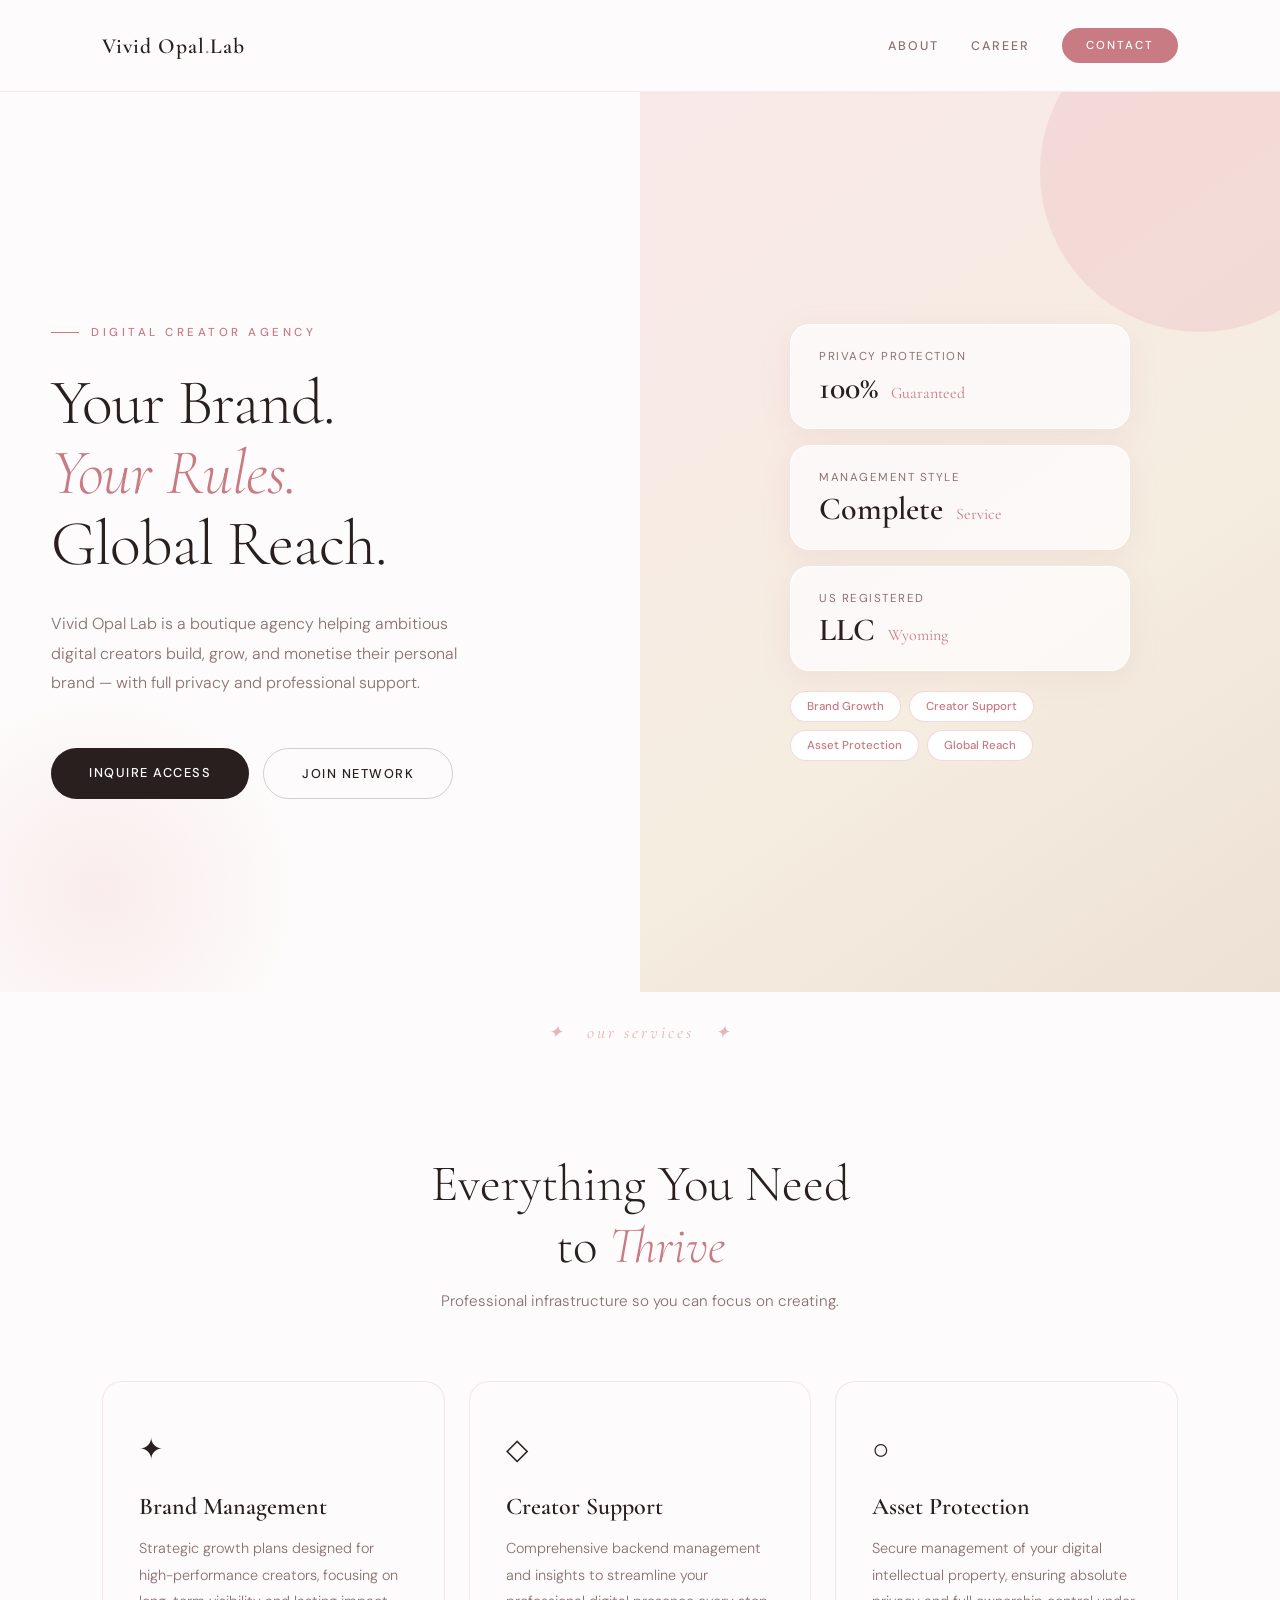
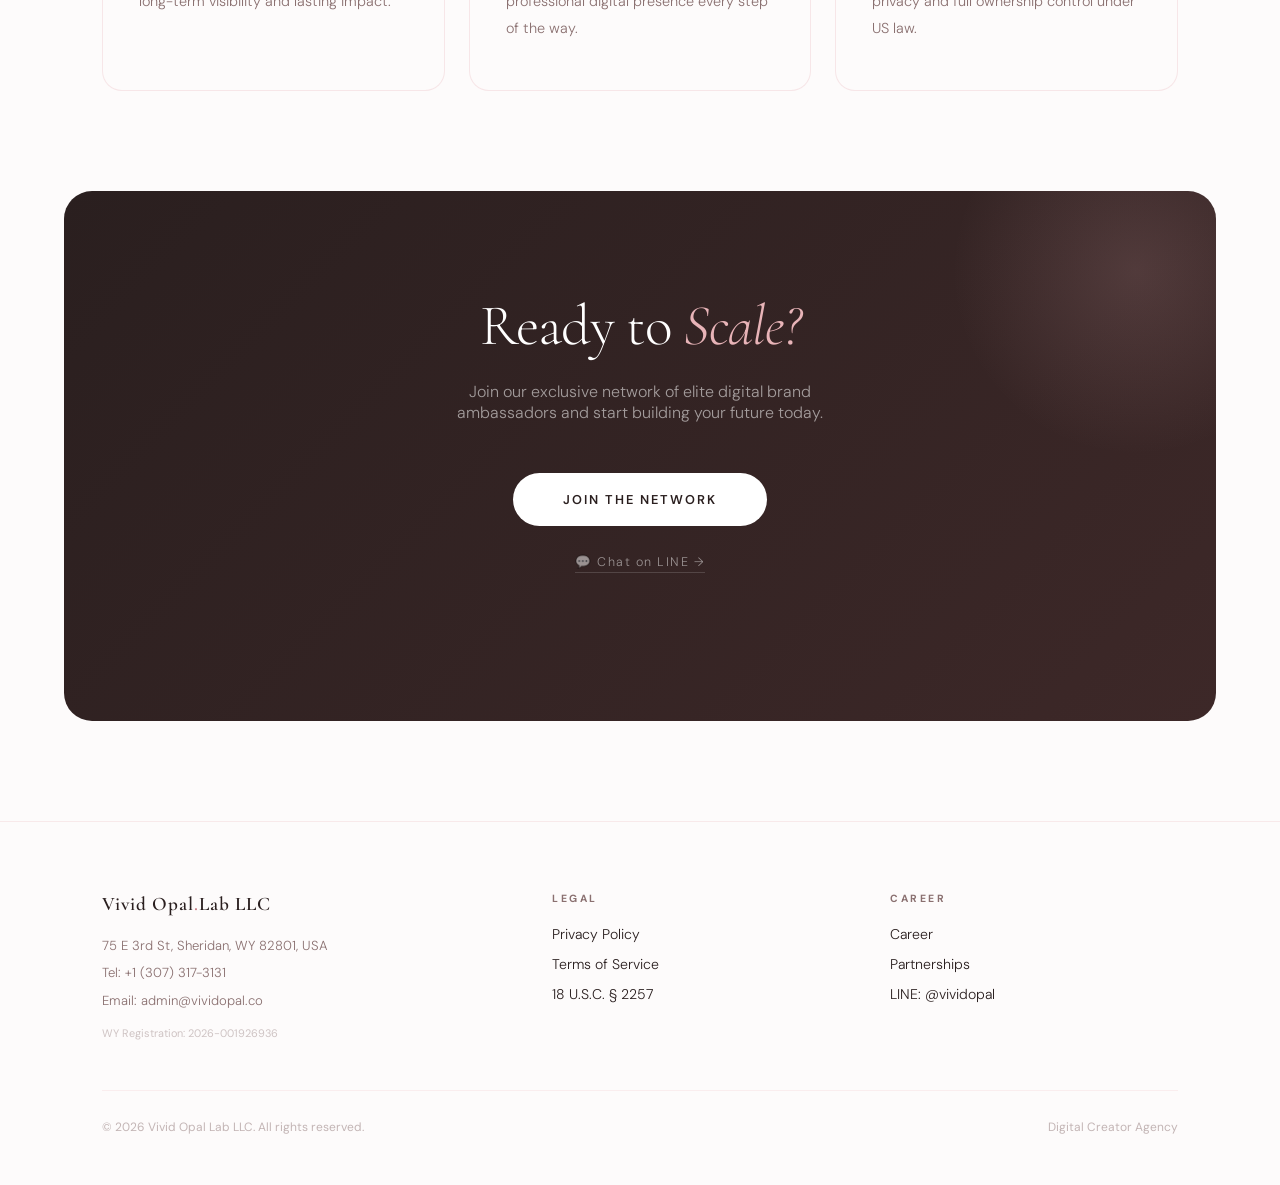
<file: index.html>
<!DOCTYPE html>
<html lang="en">
<head>
    <meta charset="UTF-8">
    <meta name="viewport" content="width=device-width, initial-scale=1.0">
    <title>Vivid Opal Lab | Digital Creator Management</title>
    <link href="https://fonts.googleapis.com/css2?family=Cormorant+Garamond:ital,wght@0,300;0,400;0,600;1,300;1,400&family=DM+Sans:wght@300;400;500;600&display=swap" rel="stylesheet">
    <style>
        :root {
            --blush: #f9e8e8;
            --rose: #e8b4b8;
            --rose-deep: #c97b84;
            --champagne: #f5ede0;
            --gold: #c9a96e;
            --dark: #2a1f1f;
            --muted: #8a7070;
            --white: #fdfbfb;
        }

        * { box-sizing: border-box; margin: 0; padding: 0; }

        body {
            font-family: 'DM Sans', sans-serif;
            background: var(--white);
            color: var(--dark);
            -webkit-font-smoothing: antialiased;
            overflow-x: hidden;
        }

        nav {
            padding: 28px 8%;
            display: flex;
            justify-content: space-between;
            align-items: center;
            position: sticky;
            top: 0;
            z-index: 1000;
            background: rgba(253,251,251,0.88);
            backdrop-filter: blur(20px);
            border-bottom: 1px solid rgba(232,180,184,0.25);
        }

        .logo {
            font-family: 'Cormorant Garamond', serif;
            font-weight: 600;
            font-size: 1.35rem;
            letter-spacing: 1px;
            text-decoration: none;
            color: var(--dark);
        }
        .logo span { color: var(--rose-deep); }

        .nav-links { display: flex; gap: 32px; align-items: center; }
        .nav-links a {
            font-size: 0.78rem;
            letter-spacing: 2px;
            text-transform: uppercase;
            text-decoration: none;
            color: var(--muted);
            transition: color 0.2s;
            font-weight: 500;
        }
        .nav-links a:hover { color: var(--rose-deep); }
        .nav-links a.contact-btn {
            background: var(--rose-deep);
            color: white;
            padding: 10px 24px;
            border-radius: 30px;
            font-size: 0.72rem;
        }
        .nav-links a.contact-btn:hover { background: var(--dark); }

        .hero {
            min-height: 100vh;
            display: grid;
            grid-template-columns: 1fr 1fr;
            overflow: hidden;
        }

        .hero-left {
            padding: 120px 8% 80px;
            display: flex;
            flex-direction: column;
            justify-content: center;
            position: relative;
        }

        .hero-left::before {
            content: '';
            position: absolute;
            bottom: -100px; left: -100px;
            width: 400px; height: 400px;
            background: radial-gradient(circle, rgba(249,232,232,0.8) 0%, transparent 70%);
            pointer-events: none;
        }

        .eyebrow {
            font-size: 0.72rem;
            letter-spacing: 3.5px;
            text-transform: uppercase;
            color: var(--rose-deep);
            margin-bottom: 28px;
            font-weight: 500;
            display: flex;
            align-items: center;
            gap: 12px;
        }
        .eyebrow::before { content: ''; width: 28px; height: 1px; background: var(--rose-deep); }

        .hero-left h1 {
            font-family: 'Cormorant Garamond', serif;
            font-size: clamp(3.2rem, 5vw, 5rem);
            font-weight: 300;
            letter-spacing: -1px;
            line-height: 1.1;
            margin-bottom: 30px;
        }
        .hero-left h1 em { font-style: italic; color: var(--rose-deep); }

        .hero-left p {
            font-size: 1rem;
            color: var(--muted);
            line-height: 1.85;
            max-width: 440px;
            margin-bottom: 50px;
            font-weight: 300;
        }

        .hero-btns { display: flex; gap: 14px; flex-wrap: wrap; }

        .btn-main {
            background: var(--dark);
            color: white;
            padding: 16px 38px;
            border-radius: 40px;
            text-decoration: none;
            font-size: 0.8rem;
            font-weight: 500;
            letter-spacing: 1.5px;
            text-transform: uppercase;
            transition: 0.25s;
            display: inline-block;
        }
        .btn-main:hover { background: var(--rose-deep); transform: translateY(-2px); }

        .btn-ghost {
            background: transparent;
            color: var(--dark);
            padding: 16px 38px;
            border-radius: 40px;
            text-decoration: none;
            font-size: 0.8rem;
            font-weight: 500;
            letter-spacing: 1.5px;
            text-transform: uppercase;
            border: 1.5px solid rgba(42,31,31,0.2);
            transition: 0.25s;
            display: inline-block;
        }
        .btn-ghost:hover { border-color: var(--rose-deep); color: var(--rose-deep); transform: translateY(-2px); }

        .hero-right {
            background: linear-gradient(145deg, var(--blush) 0%, var(--champagne) 60%, #ede0d4 100%);
            position: relative;
            display: flex;
            align-items: center;
            justify-content: center;
            padding: 60px 40px;
            overflow: hidden;
        }

        .hero-right::before {
            content: '';
            position: absolute;
            top: -80px; right: -80px;
            width: 320px; height: 320px;
            border-radius: 50%;
            background: rgba(232,180,184,0.3);
        }

        .floating-cards { position: relative; z-index: 1; width: 100%; max-width: 340px; }

        .stat-card {
            background: rgba(253,251,251,0.85);
            backdrop-filter: blur(20px);
            border: 1px solid rgba(255,255,255,0.9);
            border-radius: 20px;
            padding: 24px 28px;
            margin-bottom: 16px;
            box-shadow: 0 8px 32px rgba(201,122,132,0.1);
            transition: transform 0.3s;
        }
        .stat-card:hover { transform: translateX(6px); }

        .stat-card-label {
            font-size: 0.72rem;
            letter-spacing: 1.5px;
            text-transform: uppercase;
            color: var(--muted);
            margin-bottom: 8px;
        }

        .stat-card-val {
            font-family: 'Cormorant Garamond', serif;
            font-size: 2rem;
            font-weight: 600;
            color: var(--dark);
            line-height: 1;
        }
        .stat-card-val span { font-size: 1rem; color: var(--rose-deep); font-weight: 400; margin-left: 6px; }

        .pill-tags { display: flex; flex-wrap: wrap; gap: 8px; margin-top: 20px; }
        .pill {
            background: white;
            border: 1px solid rgba(232,180,184,0.5);
            color: var(--rose-deep);
            font-size: 0.72rem;
            padding: 7px 16px;
            border-radius: 30px;
            font-weight: 500;
        }

        .divider {
            text-align: center;
            padding: 30px 0 10px;
            font-family: 'Cormorant Garamond', serif;
            font-size: 1.1rem;
            font-style: italic;
            color: var(--rose);
            letter-spacing: 3px;
        }

        .services { padding: 100px 8%; }

        .section-header { text-align: center; margin-bottom: 70px; }
        .section-header h2 {
            font-family: 'Cormorant Garamond', serif;
            font-size: clamp(2.2rem, 4vw, 3.2rem);
            font-weight: 300;
            margin-bottom: 14px;
        }
        .section-header h2 em { font-style: italic; color: var(--rose-deep); }
        .section-header p { color: var(--muted); font-size: 0.95rem; font-weight: 300; }

        .cards-grid { display: grid; grid-template-columns: repeat(3, 1fr); gap: 24px; }

        .service-card {
            background: var(--white);
            border: 1px solid rgba(232,180,184,0.3);
            border-radius: 20px;
            padding: 48px 36px;
            transition: 0.3s;
            position: relative;
            overflow: hidden;
        }
        .service-card::before {
            content: '';
            position: absolute;
            inset: 0;
            background: linear-gradient(135deg, var(--blush), var(--champagne));
            opacity: 0;
            transition: opacity 0.3s;
        }
        .service-card:hover::before { opacity: 1; }
        .service-card:hover { border-color: var(--rose); transform: translateY(-4px); box-shadow: 0 20px 50px rgba(201,122,132,0.12); }
        .service-card > * { position: relative; z-index: 1; }

        .service-icon { font-size: 1.8rem; margin-bottom: 24px; }
        .service-card h3 {
            font-family: 'Cormorant Garamond', serif;
            font-size: 1.5rem;
            font-weight: 600;
            margin-bottom: 14px;
        }
        .service-card p { color: var(--muted); font-size: 0.9rem; line-height: 1.85; font-weight: 300; }

        .cta-band {
            background: linear-gradient(135deg, var(--dark) 0%, #3d2828 100%);
            margin: 0 5% 100px;
            border-radius: 28px;
            padding: 100px 10%;
            text-align: center;
            position: relative;
            overflow: hidden;
        }
        .cta-band::before {
            content: '';
            position: absolute;
            top: -120px; right: -120px;
            width: 400px; height: 400px;
            background: radial-gradient(circle, rgba(232,180,184,0.15), transparent 65%);
        }
        .cta-band h2 {
            font-family: 'Cormorant Garamond', serif;
            font-size: clamp(2.5rem, 4.5vw, 4rem);
            font-weight: 300;
            color: white;
            letter-spacing: -1px;
            margin-bottom: 20px;
            position: relative; z-index: 1;
        }
        .cta-band h2 em { color: var(--rose); font-style: italic; }
        .cta-band p {
            color: rgba(255,255,255,0.55);
            font-size: 1rem;
            margin-bottom: 50px;
            max-width: 440px;
            margin-left: auto; margin-right: auto;
            font-weight: 300;
            position: relative; z-index: 1;
        }
        .btn-light {
            background: white;
            color: var(--dark);
            padding: 18px 50px;
            border-radius: 40px;
            text-decoration: none;
            font-size: 0.8rem;
            font-weight: 600;
            letter-spacing: 2px;
            text-transform: uppercase;
            transition: 0.25s;
            display: inline-block;
            position: relative; z-index: 1;
        }
        .btn-light:hover { background: var(--rose); color: white; transform: translateY(-2px); }

        footer {
            padding: 70px 8% 50px;
            border-top: 1px solid rgba(232,180,184,0.25);
            display: flex;
            justify-content: space-between;
            align-items: flex-start;
            flex-wrap: wrap;
            gap: 50px;
        }
        .footer-brand-name {
            font-family: 'Cormorant Garamond', serif;
            font-size: 1.2rem;
            font-weight: 600;
            letter-spacing: 1px;
            margin-bottom: 16px;
        }
        .footer-brand-name span { color: var(--rose-deep); }
        .footer-info p { font-size: 0.82rem; color: var(--muted); line-height: 2.1; font-weight: 300; }
        .footer-reg { font-size: 0.68rem; color: rgba(138,112,112,0.4); margin-top: 12px; }
        .footer-column strong {
            font-size: 0.65rem; letter-spacing: 2.5px; text-transform: uppercase;
            color: var(--muted); display: block; margin-bottom: 20px;
        }
        .footer-column a {
            display: block; font-size: 0.88rem; color: var(--dark);
            text-decoration: none; margin-bottom: 12px; font-weight: 300; transition: color 0.2s;
        }
        .footer-column a:hover { color: var(--rose-deep); }
        .footer-bottom {
            width: 100%;
            border-top: 1px solid rgba(232,180,184,0.2);
            padding-top: 28px;
            font-size: 0.75rem;
            color: rgba(138,112,112,0.5);
            display: flex;
            justify-content: space-between;
        }

        @keyframes fadeUp {
            from { opacity: 0; transform: translateY(20px); }
            to { opacity: 1; transform: translateY(0); }
        }
        .eyebrow { animation: fadeUp 0.5s ease both; }
        .hero-left h1 { animation: fadeUp 0.5s 0.1s ease both; }
        .hero-left p { animation: fadeUp 0.5s 0.2s ease both; }
        .hero-btns { animation: fadeUp 0.5s 0.3s ease both; }
        .floating-cards { animation: fadeUp 0.6s 0.15s ease both; }

        @media (max-width: 900px) {
            .hero { grid-template-columns: 1fr; }
            .hero-right { min-height: 400px; }
            .cards-grid { grid-template-columns: 1fr; }
            .cta-band { margin: 0 4% 70px; padding: 70px 8%; }
        }
    </style>
</head>
<body>

<nav>
    <a href="index.html" class="logo">Vivid Opal<span>.</span>Lab</a>
    <div class="nav-links">
        <a href="#about">About</a>
        <a href="/th/">Career</a>
        <a href="mailto:admin@vividopal.co" class="contact-btn">Contact</a>
    </div>
</nav>

<section class="hero" id="about">
    <div class="hero-left">
        <div class="eyebrow">Digital Creator Agency</div>
        <h1>Your Brand.<br><em>Your Rules.</em><br>Global Reach.</h1>
        <p>Vivid Opal Lab is a boutique agency helping ambitious digital creators build, grow, and monetise their personal brand — with full privacy and professional support.</p>
        <div class="hero-btns">
            <a href="mailto:admin@vividopal.co" class="btn-main">Inquire Access</a>
            <a href="/th/" class="btn-ghost">Join Network</a>
        </div>
    </div>
    <div class="hero-right">
        <div class="floating-cards">
            <div class="stat-card">
                <div class="stat-card-label">Privacy Protection</div>
                <div class="stat-card-val">100% <span>Guaranteed</span></div>
            </div>
            <div class="stat-card">
                <div class="stat-card-label">Management Style</div>
                <div class="stat-card-val">Complete <span>Service</span></div>
            </div>
            <div class="stat-card">
                <div class="stat-card-label">US Registered</div>
                <div class="stat-card-val">LLC <span>Wyoming</span></div>
            </div>
            <div class="pill-tags">
                <span class="pill">Brand Growth</span>
                <span class="pill">Creator Support</span>
                <span class="pill">Asset Protection</span>
                <span class="pill">Global Reach</span>
            </div>
        </div>
    </div>
</section>

<div class="divider">✦ &nbsp; our services &nbsp; ✦</div>

<section class="services">
    <div class="section-header">
        <h2>Everything You Need<br>to <em>Thrive</em></h2>
        <p>Professional infrastructure so you can focus on creating.</p>
    </div>
    <div class="cards-grid">
        <div class="service-card">
            <div class="service-icon">✦</div>
            <h3>Brand Management</h3>
            <p>Strategic growth plans designed for high-performance creators, focusing on long-term visibility and lasting impact.</p>
        </div>
        <div class="service-card">
            <div class="service-icon">◇</div>
            <h3>Creator Support</h3>
            <p>Comprehensive backend management and insights to streamline your professional digital presence every step of the way.</p>
        </div>
        <div class="service-card">
            <div class="service-icon">○</div>
            <h3>Asset Protection</h3>
            <p>Secure management of your digital intellectual property, ensuring absolute privacy and full ownership control under US law.</p>
        </div>
    </div>
</section>

<section class="cta-band">
    <h2>Ready to <em>Scale?</em></h2>
    <p>Join our exclusive network of elite digital brand ambassadors and start building your future today.</p>
    <a href="/th/" class="btn-light">Join The Network</a>
    <p style="margin-top: 24px; position: relative; z-index: 1;">
        <a href="https://line.me/R/ti/p/@vividopal" style="color: rgba(255,255,255,0.5); font-size: 0.78rem; letter-spacing: 1.5px; text-decoration: none; border-bottom: 1px solid rgba(255,255,255,0.15); padding-bottom: 2px;" target="_blank">💬 Chat on LINE →</a>
    </p>
</section>

<footer>
    <div class="footer-info" style="flex:2; max-width:400px;">
        <div class="footer-brand-name">Vivid Opal<span>.</span>Lab LLC</div>
        <p>
            75 E 3rd St, Sheridan, WY 82801, USA<br>
            Tel: +1 (307) 317-3131<br>
            Email: admin@vividopal.co
        </p>
        <div class="footer-reg">WY Registration: 2026-001926936</div>
    </div>
    <div class="footer-column" style="flex:1; min-width:140px;">
        <strong>Legal</strong>
        <a href="privacy.html">Privacy Policy</a>
        <a href="tos.html">Terms of Service</a>
        <a href="/2257.html">18 U.S.C. § 2257</a>
    </div>
    <div class="footer-column" style="flex:1; min-width:140px;">
        <strong>Career</strong>
        <a href="/th/">Career</a>
        <a href="mailto:admin@vividopal.co">Partnerships</a>
        <a href="https://line.me/R/ti/p/@vividopal" target="_blank">LINE: @vividopal</a>
    </div>
    <div class="footer-bottom">
        <span>© 2026 Vivid Opal Lab LLC. All rights reserved.</span>
        <span>Digital Creator Agency</span>
    </div>
</footer>

</body>
</html>
</file>
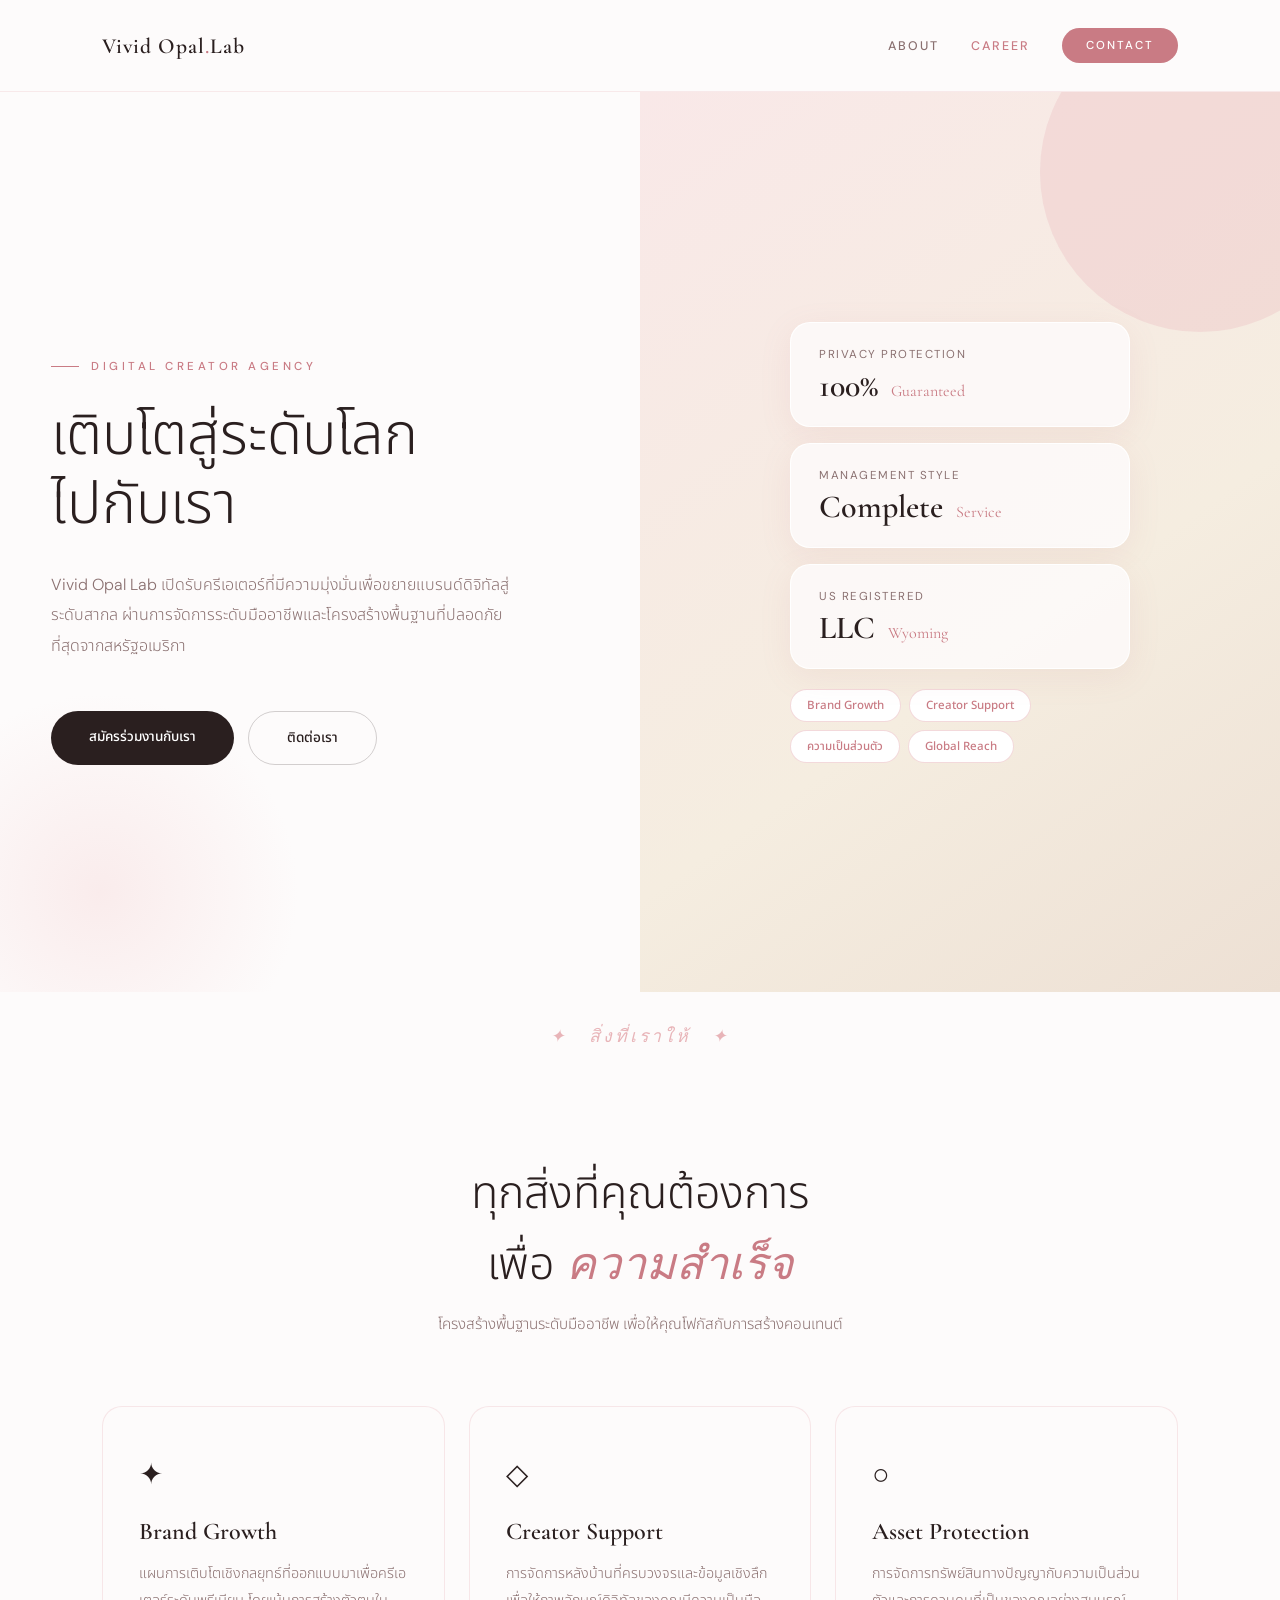
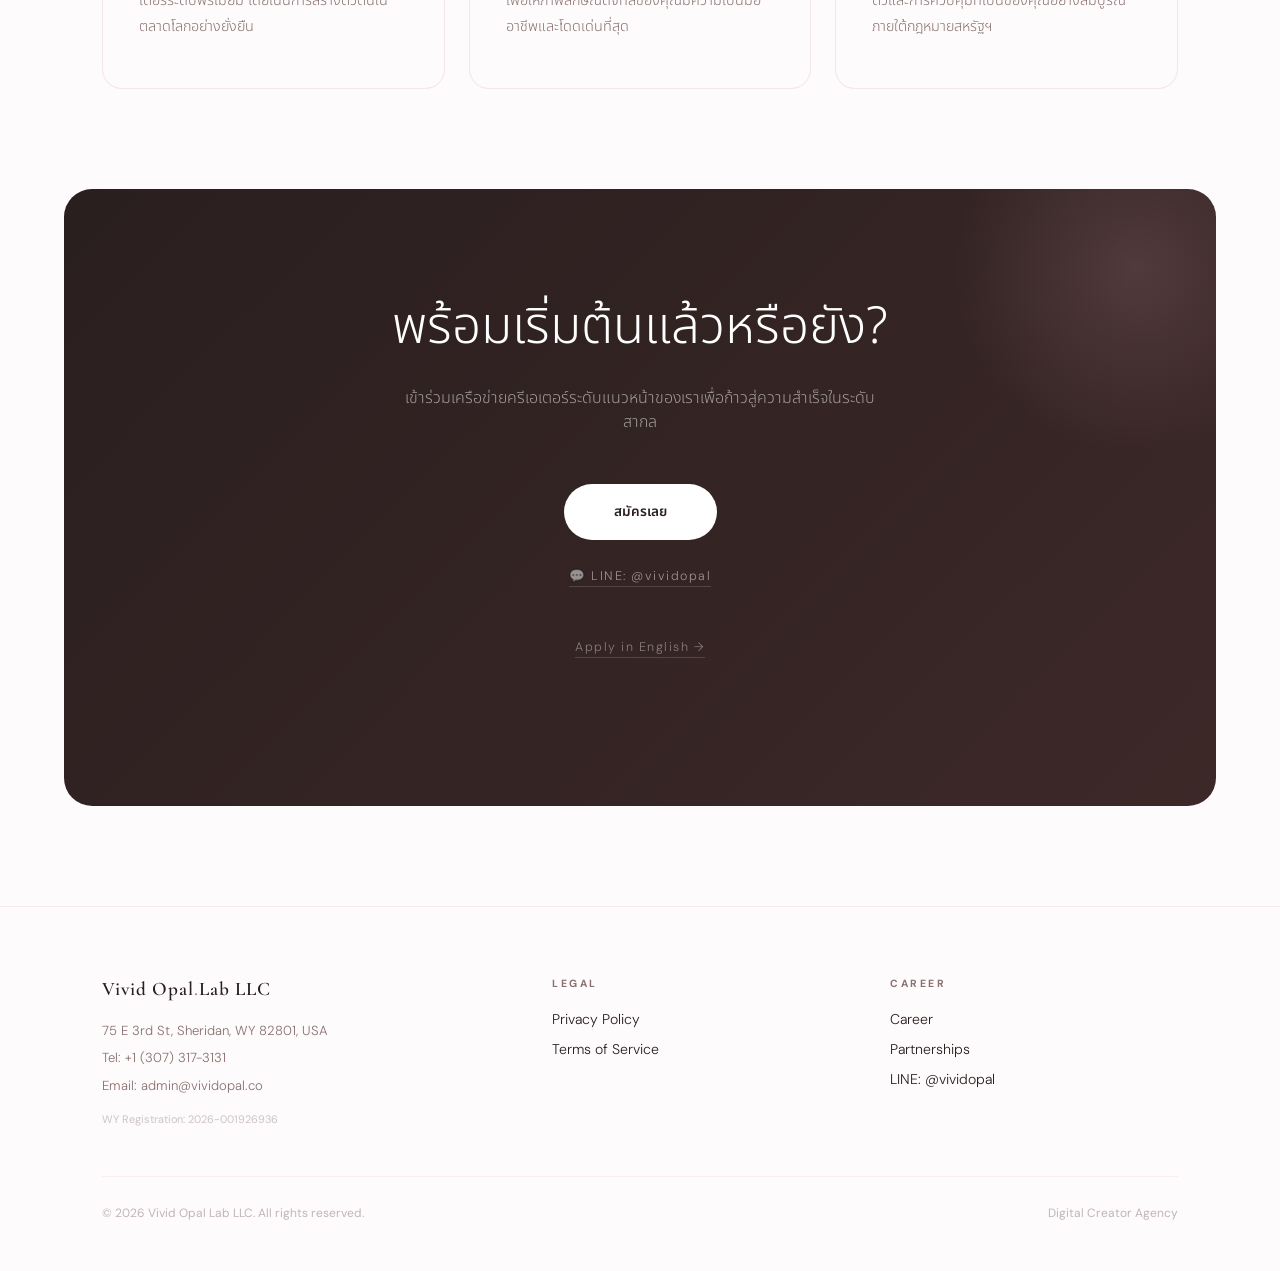
<file: th/index.html>
<!DOCTYPE html>
<html lang="th">
<head>
    <meta charset="UTF-8">
    <meta name="viewport" content="width=device-width, initial-scale=1.0">
    <title>Career | Vivid Opal Lab</title>
    <link href="https://fonts.googleapis.com/css2?family=Cormorant+Garamond:ital,wght@0,300;0,400;0,600;1,300;1,400&family=DM+Sans:wght@300;400;500;600&family=Noto+Sans+Thai:wght@300;400;600&display=swap" rel="stylesheet">
    <style>
        :root {
            --blush: #f9e8e8;
            --rose: #e8b4b8;
            --rose-deep: #c97b84;
            --champagne: #f5ede0;
            --dark: #2a1f1f;
            --muted: #8a7070;
            --white: #fdfbfb;
        }

        * { box-sizing: border-box; margin: 0; padding: 0; }

        body {
            font-family: 'DM Sans', 'Noto Sans Thai', sans-serif;
            background: var(--white);
            color: var(--dark);
            -webkit-font-smoothing: antialiased;
            overflow-x: hidden;
        }

        nav {
            padding: 28px 8%;
            display: flex;
            justify-content: space-between;
            align-items: center;
            position: sticky;
            top: 0;
            z-index: 1000;
            background: rgba(253,251,251,0.88);
            backdrop-filter: blur(20px);
            border-bottom: 1px solid rgba(232,180,184,0.25);
        }

        .logo {
            font-family: 'Cormorant Garamond', serif;
            font-weight: 600;
            font-size: 1.35rem;
            letter-spacing: 1px;
            text-decoration: none;
            color: var(--dark);
        }
        .logo span { color: var(--rose-deep); }

        .nav-links { display: flex; gap: 32px; align-items: center; }
        .nav-links a {
            font-size: 0.78rem;
            letter-spacing: 2px;
            text-transform: uppercase;
            text-decoration: none;
            color: var(--muted);
            transition: color 0.2s;
            font-weight: 500;
        }
        .nav-links a:hover { color: var(--rose-deep); }
        .nav-links a.active { color: var(--rose-deep); }
        .nav-links a.contact-btn {
            background: var(--rose-deep);
            color: white;
            padding: 10px 24px;
            border-radius: 30px;
            font-size: 0.72rem;
        }
        .nav-links a.contact-btn:hover { background: var(--dark); }

        /* HERO */
        .hero {
            min-height: 100vh;
            display: grid;
            grid-template-columns: 1fr 1fr;
            overflow: hidden;
        }

        .hero-left {
            padding: 120px 8% 80px;
            display: flex;
            flex-direction: column;
            justify-content: center;
            position: relative;
        }

        .hero-left::before {
            content: '';
            position: absolute;
            bottom: -100px; left: -100px;
            width: 400px; height: 400px;
            background: radial-gradient(circle, rgba(249,232,232,0.8) 0%, transparent 70%);
            pointer-events: none;
        }

        .eyebrow {
            font-size: 0.72rem;
            letter-spacing: 3.5px;
            text-transform: uppercase;
            color: var(--rose-deep);
            margin-bottom: 28px;
            font-weight: 500;
            display: flex;
            align-items: center;
            gap: 12px;
        }
        .eyebrow::before { content: ''; width: 28px; height: 1px; background: var(--rose-deep); }

        .hero-left h1 {
            font-family: 'Noto Sans Thai', sans-serif;
            font-size: clamp(2.5rem, 4.5vw, 4rem);
            font-weight: 300;
            line-height: 1.2;
            margin-bottom: 30px;
            color: var(--dark);
        }

        .hero-left p {
            font-size: 1rem;
            color: var(--muted);
            line-height: 1.9;
            max-width: 460px;
            margin-bottom: 50px;
            font-weight: 300;
        }

        .hero-btns { display: flex; gap: 14px; flex-wrap: wrap; }

        .btn-main {
            background: var(--dark);
            color: white;
            padding: 16px 38px;
            border-radius: 40px;
            text-decoration: none;
            font-size: 0.85rem;
            font-weight: 500;
            font-family: 'Noto Sans Thai', sans-serif;
            transition: 0.25s;
            display: inline-block;
        }
        .btn-main:hover { background: var(--rose-deep); transform: translateY(-2px); }

        .btn-ghost {
            background: transparent;
            color: var(--dark);
            padding: 16px 38px;
            border-radius: 40px;
            text-decoration: none;
            font-size: 0.85rem;
            font-weight: 500;
            font-family: 'Noto Sans Thai', sans-serif;
            border: 1.5px solid rgba(42,31,31,0.2);
            transition: 0.25s;
            display: inline-block;
        }
        .btn-ghost:hover { border-color: var(--rose-deep); color: var(--rose-deep); transform: translateY(-2px); }

        /* Hero Right */
        .hero-right {
            background: linear-gradient(145deg, var(--blush) 0%, var(--champagne) 60%, #ede0d4 100%);
            position: relative;
            display: flex;
            align-items: center;
            justify-content: center;
            padding: 60px 40px;
            overflow: hidden;
        }

        .hero-right::before {
            content: '';
            position: absolute;
            top: -80px; right: -80px;
            width: 320px; height: 320px;
            border-radius: 50%;
            background: rgba(232,180,184,0.3);
        }

        .floating-cards { position: relative; z-index: 1; width: 100%; max-width: 340px; }

        .stat-card {
            background: rgba(253,251,251,0.85);
            backdrop-filter: blur(20px);
            border: 1px solid rgba(255,255,255,0.9);
            border-radius: 20px;
            padding: 24px 28px;
            margin-bottom: 16px;
            box-shadow: 0 8px 32px rgba(201,122,132,0.1);
            transition: transform 0.3s;
        }
        .stat-card:hover { transform: translateX(6px); }

        .stat-card-label {
            font-size: 0.72rem;
            letter-spacing: 1.5px;
            text-transform: uppercase;
            color: var(--muted);
            margin-bottom: 8px;
        }

        .stat-card-val {
            font-family: 'Cormorant Garamond', serif;
            font-size: 2rem;
            font-weight: 600;
            color: var(--dark);
            line-height: 1;
        }
        .stat-card-val span { font-size: 1rem; color: var(--rose-deep); font-weight: 400; margin-left: 6px; }

        .pill-tags { display: flex; flex-wrap: wrap; gap: 8px; margin-top: 20px; }
        .pill {
            background: white;
            border: 1px solid rgba(232,180,184,0.5);
            color: var(--rose-deep);
            font-size: 0.72rem;
            padding: 7px 16px;
            border-radius: 30px;
            font-weight: 500;
            font-family: 'Noto Sans Thai', sans-serif;
        }

        /* DIVIDER */
        .divider {
            text-align: center;
            padding: 30px 0 10px;
            font-family: 'Cormorant Garamond', serif;
            font-size: 1.1rem;
            font-style: italic;
            color: var(--rose);
            letter-spacing: 3px;
        }

        /* SERVICES */
        .services { padding: 100px 8%; }

        .section-header { text-align: center; margin-bottom: 70px; }
        .section-header h2 {
            font-family: 'Noto Sans Thai', sans-serif;
            font-size: clamp(2rem, 3.5vw, 2.8rem);
            font-weight: 300;
            margin-bottom: 14px;
            color: var(--dark);
        }
        .section-header h2 em { font-style: italic; color: var(--rose-deep); font-family: 'Cormorant Garamond', serif; }
        .section-header p { color: var(--muted); font-size: 0.95rem; font-weight: 300; }

        .cards-grid { display: grid; grid-template-columns: repeat(3, 1fr); gap: 24px; }

        .service-card {
            background: var(--white);
            border: 1px solid rgba(232,180,184,0.3);
            border-radius: 20px;
            padding: 48px 36px;
            transition: 0.3s;
            position: relative;
            overflow: hidden;
        }
        .service-card::before {
            content: '';
            position: absolute;
            inset: 0;
            background: linear-gradient(135deg, var(--blush), var(--champagne));
            opacity: 0;
            transition: opacity 0.3s;
        }
        .service-card:hover::before { opacity: 1; }
        .service-card:hover { border-color: var(--rose); transform: translateY(-4px); box-shadow: 0 20px 50px rgba(201,122,132,0.12); }
        .service-card > * { position: relative; z-index: 1; }

        .service-icon { font-size: 1.8rem; margin-bottom: 24px; }
        .service-card h3 {
            font-family: 'Cormorant Garamond', serif;
            font-size: 1.5rem;
            font-weight: 600;
            margin-bottom: 14px;
            color: var(--dark);
        }
        .service-card p { color: var(--muted); font-size: 0.9rem; line-height: 1.85; font-weight: 300; }

        /* CTA */
        .cta-band {
            background: linear-gradient(135deg, var(--dark) 0%, #3d2828 100%);
            margin: 0 5% 100px;
            border-radius: 28px;
            padding: 100px 10%;
            text-align: center;
            position: relative;
            overflow: hidden;
        }
        .cta-band::before {
            content: '';
            position: absolute;
            top: -120px; right: -120px;
            width: 400px; height: 400px;
            background: radial-gradient(circle, rgba(232,180,184,0.15), transparent 65%);
        }
        .cta-band h2 {
            font-family: 'Noto Sans Thai', sans-serif;
            font-size: clamp(2rem, 4vw, 3.2rem);
            font-weight: 300;
            color: white;
            margin-bottom: 20px;
            position: relative; z-index: 1;
        }
        .cta-band p {
            color: rgba(255,255,255,0.55);
            font-size: 1rem;
            margin-bottom: 50px;
            max-width: 480px;
            margin-left: auto; margin-right: auto;
            font-weight: 300;
            position: relative; z-index: 1;
        }
        .btn-light {
            background: white;
            color: var(--dark);
            padding: 18px 50px;
            border-radius: 40px;
            text-decoration: none;
            font-size: 0.85rem;
            font-weight: 600;
            font-family: 'Noto Sans Thai', sans-serif;
            transition: 0.25s;
            display: inline-block;
            position: relative; z-index: 1;
        }
        .btn-light:hover { background: var(--rose); color: white; transform: translateY(-2px); }

        /* FOOTER */
        footer {
            padding: 70px 8% 50px;
            border-top: 1px solid rgba(232,180,184,0.25);
            display: flex;
            justify-content: space-between;
            align-items: flex-start;
            flex-wrap: wrap;
            gap: 50px;
        }
        .footer-brand-name {
            font-family: 'Cormorant Garamond', serif;
            font-size: 1.2rem;
            font-weight: 600;
            letter-spacing: 1px;
            margin-bottom: 16px;
        }
        .footer-brand-name span { color: var(--rose-deep); }
        .footer-info p { font-size: 0.82rem; color: var(--muted); line-height: 2.1; font-weight: 300; }
        .footer-reg { font-size: 0.68rem; color: rgba(138,112,112,0.4); margin-top: 12px; }
        .footer-column strong {
            font-size: 0.65rem; letter-spacing: 2.5px; text-transform: uppercase;
            color: var(--muted); display: block; margin-bottom: 20px;
        }
        .footer-column a {
            display: block; font-size: 0.88rem; color: var(--dark);
            text-decoration: none; margin-bottom: 12px; font-weight: 300; transition: color 0.2s;
        }
        .footer-column a:hover { color: var(--rose-deep); }
        .footer-bottom {
            width: 100%;
            border-top: 1px solid rgba(232,180,184,0.2);
            padding-top: 28px;
            font-size: 0.75rem;
            color: rgba(138,112,112,0.5);
            display: flex;
            justify-content: space-between;
        }

        @keyframes fadeUp {
            from { opacity: 0; transform: translateY(20px); }
            to { opacity: 1; transform: translateY(0); }
        }
        .eyebrow { animation: fadeUp 0.5s ease both; }
        .hero-left h1 { animation: fadeUp 0.5s 0.1s ease both; }
        .hero-left p { animation: fadeUp 0.5s 0.2s ease both; }
        .hero-btns { animation: fadeUp 0.5s 0.3s ease both; }
        .floating-cards { animation: fadeUp 0.6s 0.15s ease both; }

        @media (max-width: 900px) {
            .hero { grid-template-columns: 1fr; }
            .hero-right { min-height: 380px; }
            .cards-grid { grid-template-columns: 1fr; }
            .cta-band { margin: 0 4% 70px; padding: 70px 8%; }
            footer { flex-direction: column; }
        }
    </style>
</head>
<body>

<nav>
    <a href="/" class="logo">Vivid Opal<span>.</span>Lab</a>
    <div class="nav-links">
        <a href="/#about">About</a>
        <a href="/th/" class="active">Career</a>
        <a href="mailto:admin@vividopal.co" class="contact-btn">Contact</a>
    </div>
</nav>

<section class="hero">
    <div class="hero-left">
        <div class="eyebrow">Digital Creator Agency</div>
        <h1>เติบโตสู่ระดับโลก<br>ไปกับเรา</h1>
        <p>Vivid Opal Lab เปิดรับครีเอเตอร์ที่มีความมุ่งมั่นเพื่อขยายแบรนด์ดิจิทัลสู่ระดับสากล ผ่านการจัดการระดับมืออาชีพและโครงสร้างพื้นฐานที่ปลอดภัยที่สุดจากสหรัฐอเมริกา</p>
        <div class="hero-btns">
            <a href="https://form.typeform.com/to/gsmOtfqI" class="btn-main">สมัครร่วมงานกับเรา</a>
            <a href="mailto:admin@vividopal.co" class="btn-ghost">ติดต่อเรา</a>
        </div>
    </div>
    <div class="hero-right">
        <div class="floating-cards">
            <div class="stat-card">
                <div class="stat-card-label">Privacy Protection</div>
                <div class="stat-card-val">100% <span>Guaranteed</span></div>
            </div>
            <div class="stat-card">
                <div class="stat-card-label">Management Style</div>
                <div class="stat-card-val">Complete <span>Service</span></div>
            </div>
            <div class="stat-card">
                <div class="stat-card-label">US Registered</div>
                <div class="stat-card-val">LLC <span>Wyoming</span></div>
            </div>
            <div class="pill-tags">
                <span class="pill">Brand Growth</span>
                <span class="pill">Creator Support</span>
                <span class="pill">ความเป็นส่วนตัว</span>
                <span class="pill">Global Reach</span>
            </div>
        </div>
    </div>
</section>

<div class="divider">✦ &nbsp; สิ่งที่เราให้ &nbsp; ✦</div>

<section class="services">
    <div class="section-header">
        <h2>ทุกสิ่งที่คุณต้องการ<br>เพื่อ <em>ความสำเร็จ</em></h2>
        <p>โครงสร้างพื้นฐานระดับมืออาชีพ เพื่อให้คุณโฟกัสกับการสร้างคอนเทนต์</p>
    </div>
    <div class="cards-grid">
        <div class="service-card">
            <div class="service-icon">✦</div>
            <h3>Brand Growth</h3>
            <p>แผนการเติบโตเชิงกลยุทธ์ที่ออกแบบมาเพื่อครีเอเตอร์ระดับพรีเมียม โดยเน้นการสร้างตัวตนในตลาดโลกอย่างยั่งยืน</p>
        </div>
        <div class="service-card">
            <div class="service-icon">◇</div>
            <h3>Creator Support</h3>
            <p>การจัดการหลังบ้านที่ครบวงจรและข้อมูลเชิงลึก เพื่อให้ภาพลักษณ์ดิจิทัลของคุณมีความเป็นมืออาชีพและโดดเด่นที่สุด</p>
        </div>
        <div class="service-card">
            <div class="service-icon">○</div>
            <h3>Asset Protection</h3>
            <p>การจัดการทรัพย์สินทางปัญญากับความเป็นส่วนตัวและการควบคุมที่เป็นของคุณอย่างสมบูรณ์ภายใต้กฎหมายสหรัฐฯ</p>
        </div>
    </div>
</section>

<section class="cta-band">
    <h2>พร้อมเริ่มต้นแล้วหรือยัง?</h2>
    <p>เข้าร่วมเครือข่ายครีเอเตอร์ระดับแนวหน้าของเราเพื่อก้าวสู่ความสำเร็จในระดับสากล</p>
    <a href="https://form.typeform.com/to/gsmOtfqI" class="btn-light">สมัครเลย</a>
    <p style="margin-top: 24px; position: relative; z-index: 1;">
        <a href="https://line.me/R/ti/p/@vividopal" style="color: rgba(255,255,255,0.5); font-size: 0.78rem; letter-spacing: 1.5px; text-decoration: none; border-bottom: 1px solid rgba(255,255,255,0.15); padding-bottom: 2px;" target="_blank">💬 LINE: @vividopal</a>
    </p>
    <p style="margin-top: 16px; position: relative; z-index: 1;">
        <a href="https://form.typeform.com/to/vnguJNhG" style="color: rgba(255,255,255,0.4); font-size: 0.78rem; letter-spacing: 1.5px; text-decoration: none; border-bottom: 1px solid rgba(255,255,255,0.15); padding-bottom: 2px;" onmouseover="this.style.color='rgba(255,255,255,0.75)'" onmouseout="this.style.color='rgba(255,255,255,0.4)'">Apply in English →</a>
    </p>
</section>

<footer>
    <div class="footer-info" style="flex:2; max-width:400px;">
        <div class="footer-brand-name">Vivid Opal<span>.</span>Lab LLC</div>
        <p>
            75 E 3rd St, Sheridan, WY 82801, USA<br>
            Tel: +1 (307) 317-3131<br>
            Email: admin@vividopal.co
        </p>
        <div class="footer-reg">WY Registration: 2026-001926936</div>
    </div>
    <div class="footer-column" style="flex:1; min-width:140px;">
        <strong>Legal</strong>
        <a href="/privacy.html">Privacy Policy</a>
        <a href="/tos.html">Terms of Service</a>
    </div>
    <div class="footer-column" style="flex:1; min-width:140px;">
        <strong>Career</strong>
        <a href="/th/">Career</a>
        <a href="mailto:admin@vividopal.co">Partnerships</a>
        <a href="https://line.me/R/ti/p/@vividopal" target="_blank">LINE: @vividopal</a>
    </div>
    <div class="footer-bottom">
        <span>© 2026 Vivid Opal Lab LLC. All rights reserved.</span>
        <span>Digital Creator Agency</span>
    </div>
</footer>

</body>
</html>
</file>
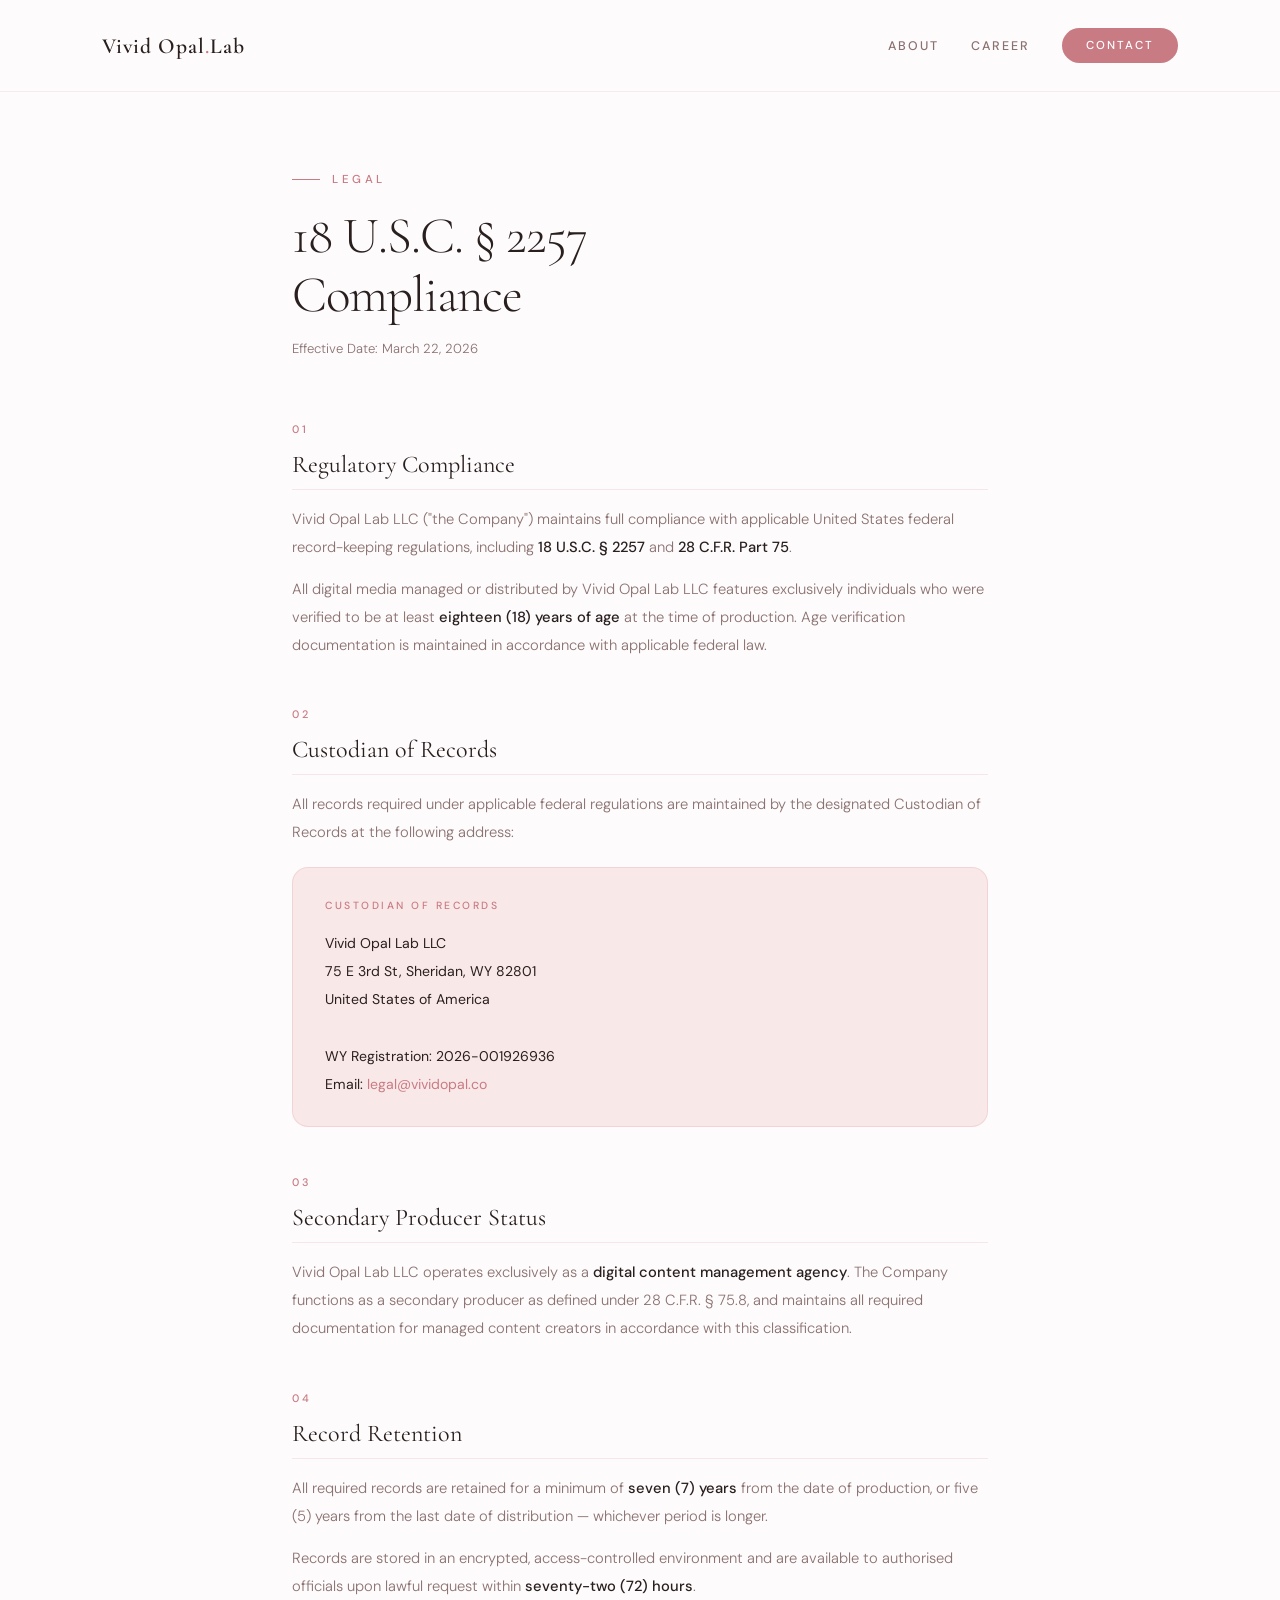
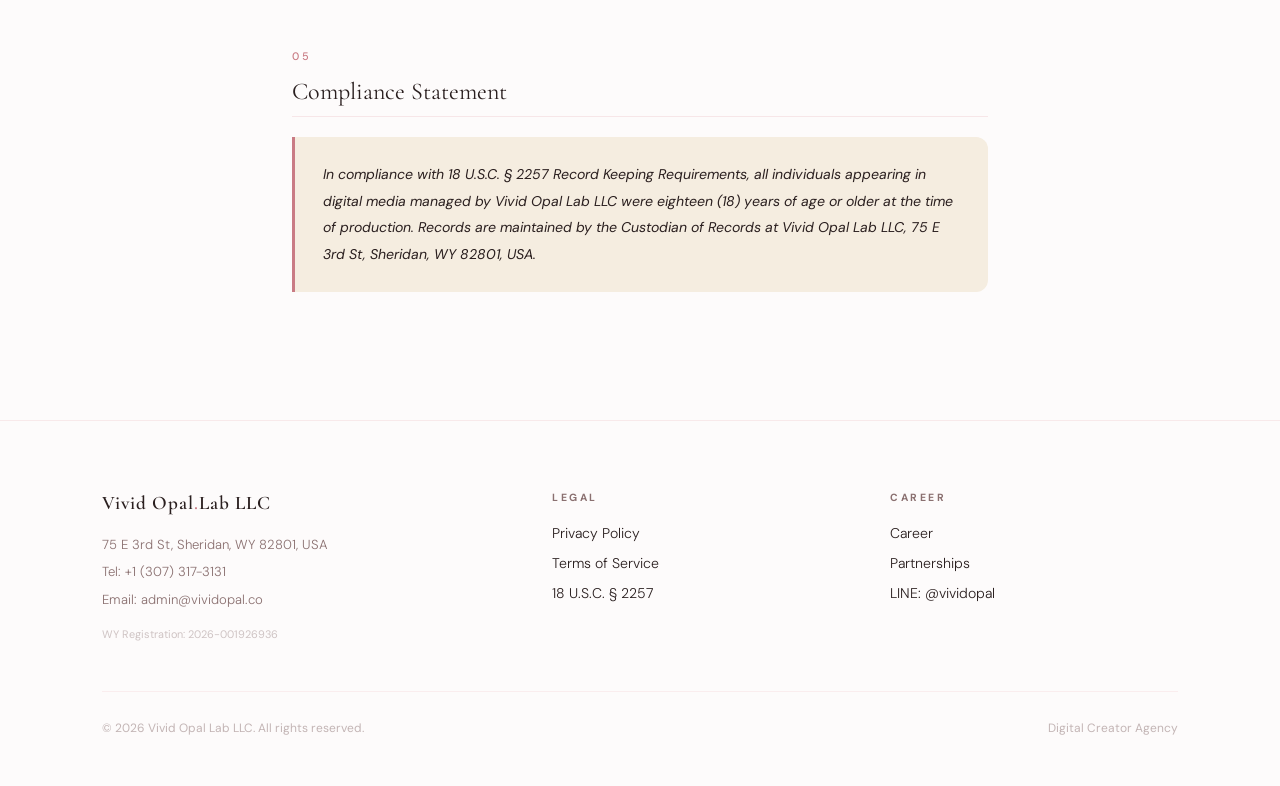
<file: 2257.html>
<!DOCTYPE html>
<html lang="en">
<head>
    <meta charset="UTF-8">
    <meta name="viewport" content="width=device-width, initial-scale=1.0">
    <title>18 U.S.C. § 2257 Compliance | Vivid Opal Lab LLC</title>
    <link href="https://fonts.googleapis.com/css2?family=Cormorant+Garamond:ital,wght@0,300;0,400;0,600;1,300;1,400&family=DM+Sans:wght@300;400;500;600&display=swap" rel="stylesheet">
    <style>
        :root {
            --blush: #f9e8e8;
            --rose: #e8b4b8;
            --rose-deep: #c97b84;
            --champagne: #f5ede0;
            --gold: #c9a96e;
            --dark: #2a1f1f;
            --muted: #8a7070;
            --white: #fdfbfb;
        }
        * { box-sizing: border-box; margin: 0; padding: 0; }
        body { font-family: 'DM Sans', sans-serif; background: var(--white); color: var(--dark); -webkit-font-smoothing: antialiased; display: flex; flex-direction: column; min-height: 100vh; }
        nav { padding: 28px 8%; display: flex; justify-content: space-between; align-items: center; position: sticky; top: 0; z-index: 1000; background: rgba(253,251,251,0.88); backdrop-filter: blur(20px); border-bottom: 1px solid rgba(232,180,184,0.25); }
        .logo { font-family: 'Cormorant Garamond', serif; font-weight: 600; font-size: 1.35rem; letter-spacing: 1px; text-decoration: none; color: var(--dark); }
        .logo span { color: var(--rose-deep); }
        .nav-links { display: flex; gap: 32px; align-items: center; }
        .nav-links a { font-size: 0.78rem; letter-spacing: 2px; text-transform: uppercase; text-decoration: none; color: var(--muted); transition: color 0.2s; font-weight: 500; }
        .nav-links a:hover { color: var(--rose-deep); }
        .nav-links a.contact-btn { background: var(--rose-deep); color: white; padding: 10px 24px; border-radius: 30px; font-size: 0.72rem; }
        .nav-links a.contact-btn:hover { background: var(--dark); }
        main { flex: 1; padding: 80px 8%; max-width: 900px; margin: 0 auto; width: 100%; }
        .page-eyebrow { font-size: 0.72rem; letter-spacing: 3.5px; text-transform: uppercase; color: var(--rose-deep); margin-bottom: 20px; font-weight: 500; display: flex; align-items: center; gap: 12px; }
        .page-eyebrow::before { content: ''; width: 28px; height: 1px; background: var(--rose-deep); }
        h1 { font-family: 'Cormorant Garamond', serif; font-size: clamp(2.4rem, 4vw, 3.5rem); font-weight: 300; letter-spacing: -1px; line-height: 1.15; margin-bottom: 12px; }
        .effective-date { font-size: 0.82rem; color: var(--muted); margin-bottom: 60px; font-weight: 300; }
        .section { margin-bottom: 48px; }
        .section-label { font-size: 0.68rem; letter-spacing: 2.5px; text-transform: uppercase; color: var(--rose-deep); margin-bottom: 14px; font-weight: 500; }
        h2 { font-family: 'Cormorant Garamond', serif; font-size: 1.5rem; font-weight: 400; color: var(--dark); margin-bottom: 16px; padding-bottom: 10px; border-bottom: 1px solid rgba(232,180,184,0.3); }
        p { font-size: 0.92rem; color: var(--muted); line-height: 1.9; font-weight: 300; margin-bottom: 14px; }
        p strong { color: var(--dark); font-weight: 500; }
        .info-card { background: var(--blush); border: 1px solid rgba(232,180,184,0.4); border-radius: 16px; padding: 28px 32px; margin: 20px 0; font-size: 0.88rem; color: var(--dark); line-height: 2; }
        .info-card .card-label { font-size: 0.65rem; letter-spacing: 2.5px; text-transform: uppercase; color: var(--rose-deep); margin-bottom: 12px; font-weight: 500; }
        .statement-box { background: var(--champagne); border-left: 3px solid var(--rose-deep); border-radius: 0 12px 12px 0; padding: 24px 28px; margin: 20px 0; font-size: 0.88rem; color: var(--dark); line-height: 1.9; font-style: italic; }
        a { color: var(--rose-deep); text-decoration: none; }
        a:hover { text-decoration: underline; }
        footer { padding: 70px 8% 50px; border-top: 1px solid rgba(232,180,184,0.25); display: flex; justify-content: space-between; align-items: flex-start; flex-wrap: wrap; gap: 50px; }
        .footer-brand-name { font-family: 'Cormorant Garamond', serif; font-size: 1.2rem; font-weight: 600; letter-spacing: 1px; margin-bottom: 16px; }
        .footer-brand-name span { color: var(--rose-deep); }
        .footer-info p { font-size: 0.82rem; color: var(--muted); line-height: 2.1; font-weight: 300; }
        .footer-reg { font-size: 0.68rem; color: rgba(138,112,112,0.4); margin-top: 12px; }
        .footer-column strong { font-size: 0.65rem; letter-spacing: 2.5px; text-transform: uppercase; color: var(--muted); display: block; margin-bottom: 20px; }
        .footer-column a { display: block; font-size: 0.88rem; color: var(--dark); text-decoration: none; margin-bottom: 12px; font-weight: 300; transition: color 0.2s; }
        .footer-column a:hover { color: var(--rose-deep); }
        .footer-bottom { width: 100%; border-top: 1px solid rgba(232,180,184,0.2); padding-top: 28px; font-size: 0.75rem; color: rgba(138,112,112,0.5); display: flex; justify-content: space-between; }
    </style>
</head>
<body>
<nav>
    <a href="index.html" class="logo">Vivid Opal<span>.</span>Lab</a>
    <div class="nav-links">
        <a href="index.html#about">About</a>
        <a href="/th/">Career</a>
        <a href="mailto:admin@vividopal.co" class="contact-btn">Contact</a>
    </div>
</nav>

<main>
    <div class="page-eyebrow">Legal</div>
    <h1>18 U.S.C. § 2257<br>Compliance</h1>
    <p class="effective-date">Effective Date: March 22, 2026</p>

    <div class="section">
        <div class="section-label">01</div>
        <h2>Regulatory Compliance</h2>
        <p>Vivid Opal Lab LLC ("the Company") maintains full compliance with applicable United States federal record-keeping regulations, including <strong>18 U.S.C. § 2257</strong> and <strong>28 C.F.R. Part 75</strong>.</p>
        <p>All digital media managed or distributed by Vivid Opal Lab LLC features exclusively individuals who were verified to be at least <strong>eighteen (18) years of age</strong> at the time of production. Age verification documentation is maintained in accordance with applicable federal law.</p>
    </div>

    <div class="section">
        <div class="section-label">02</div>
        <h2>Custodian of Records</h2>
        <p>All records required under applicable federal regulations are maintained by the designated Custodian of Records at the following address:</p>
        <div class="info-card">
            <div class="card-label">Custodian of Records</div>
            Vivid Opal Lab LLC<br>
            75 E 3rd St, Sheridan, WY 82801<br>
            United States of America<br><br>
            WY Registration: 2026-001926936<br>
            Email: <a href="mailto:legal@vividopal.co">legal@vividopal.co</a>
        </div>
    </div>

    <div class="section">
        <div class="section-label">03</div>
        <h2>Secondary Producer Status</h2>
        <p>Vivid Opal Lab LLC operates exclusively as a <strong>digital content management agency</strong>. The Company functions as a secondary producer as defined under 28 C.F.R. § 75.8, and maintains all required documentation for managed content creators in accordance with this classification.</p>
    </div>

    <div class="section">
        <div class="section-label">04</div>
        <h2>Record Retention</h2>
        <p>All required records are retained for a minimum of <strong>seven (7) years</strong> from the date of production, or five (5) years from the last date of distribution — whichever period is longer.</p>
        <p>Records are stored in an encrypted, access-controlled environment and are available to authorised officials upon lawful request within <strong>seventy-two (72) hours</strong>.</p>
    </div>

    <div class="section">
        <div class="section-label">05</div>
        <h2>Compliance Statement</h2>
        <div class="statement-box">
            In compliance with 18 U.S.C. § 2257 Record Keeping Requirements, all individuals appearing in digital media managed by Vivid Opal Lab LLC were eighteen (18) years of age or older at the time of production. Records are maintained by the Custodian of Records at Vivid Opal Lab LLC, 75 E 3rd St, Sheridan, WY 82801, USA.
        </div>
    </div>
</main>

<footer>
    <div class="footer-info" style="flex:2; max-width:400px;">
        <div class="footer-brand-name">Vivid Opal<span>.</span>Lab LLC</div>
        <p>75 E 3rd St, Sheridan, WY 82801, USA<br>Tel: +1 (307) 317-3131<br>Email: admin@vividopal.co</p>
        <div class="footer-reg">WY Registration: 2026-001926936</div>
    </div>
    <div class="footer-column" style="flex:1; min-width:140px;">
        <strong>Legal</strong>
        <a href="privacy.html">Privacy Policy</a>
        <a href="tos.html">Terms of Service</a>
        <a href="2257.html">18 U.S.C. § 2257</a>
    </div>
    <div class="footer-column" style="flex:1; min-width:140px;">
        <strong>Career</strong>
        <a href="/th/">Career</a>
        <a href="mailto:admin@vividopal.co">Partnerships</a>
        <a href="https://line.me/R/ti/p/@vividopal" target="_blank">LINE: @vividopal</a>
    </div>
    <div class="footer-bottom">
        <span>© 2026 Vivid Opal Lab LLC. All rights reserved.</span>
        <span>Digital Creator Agency</span>
    </div>
</footer>
</body>
</html>
</file>
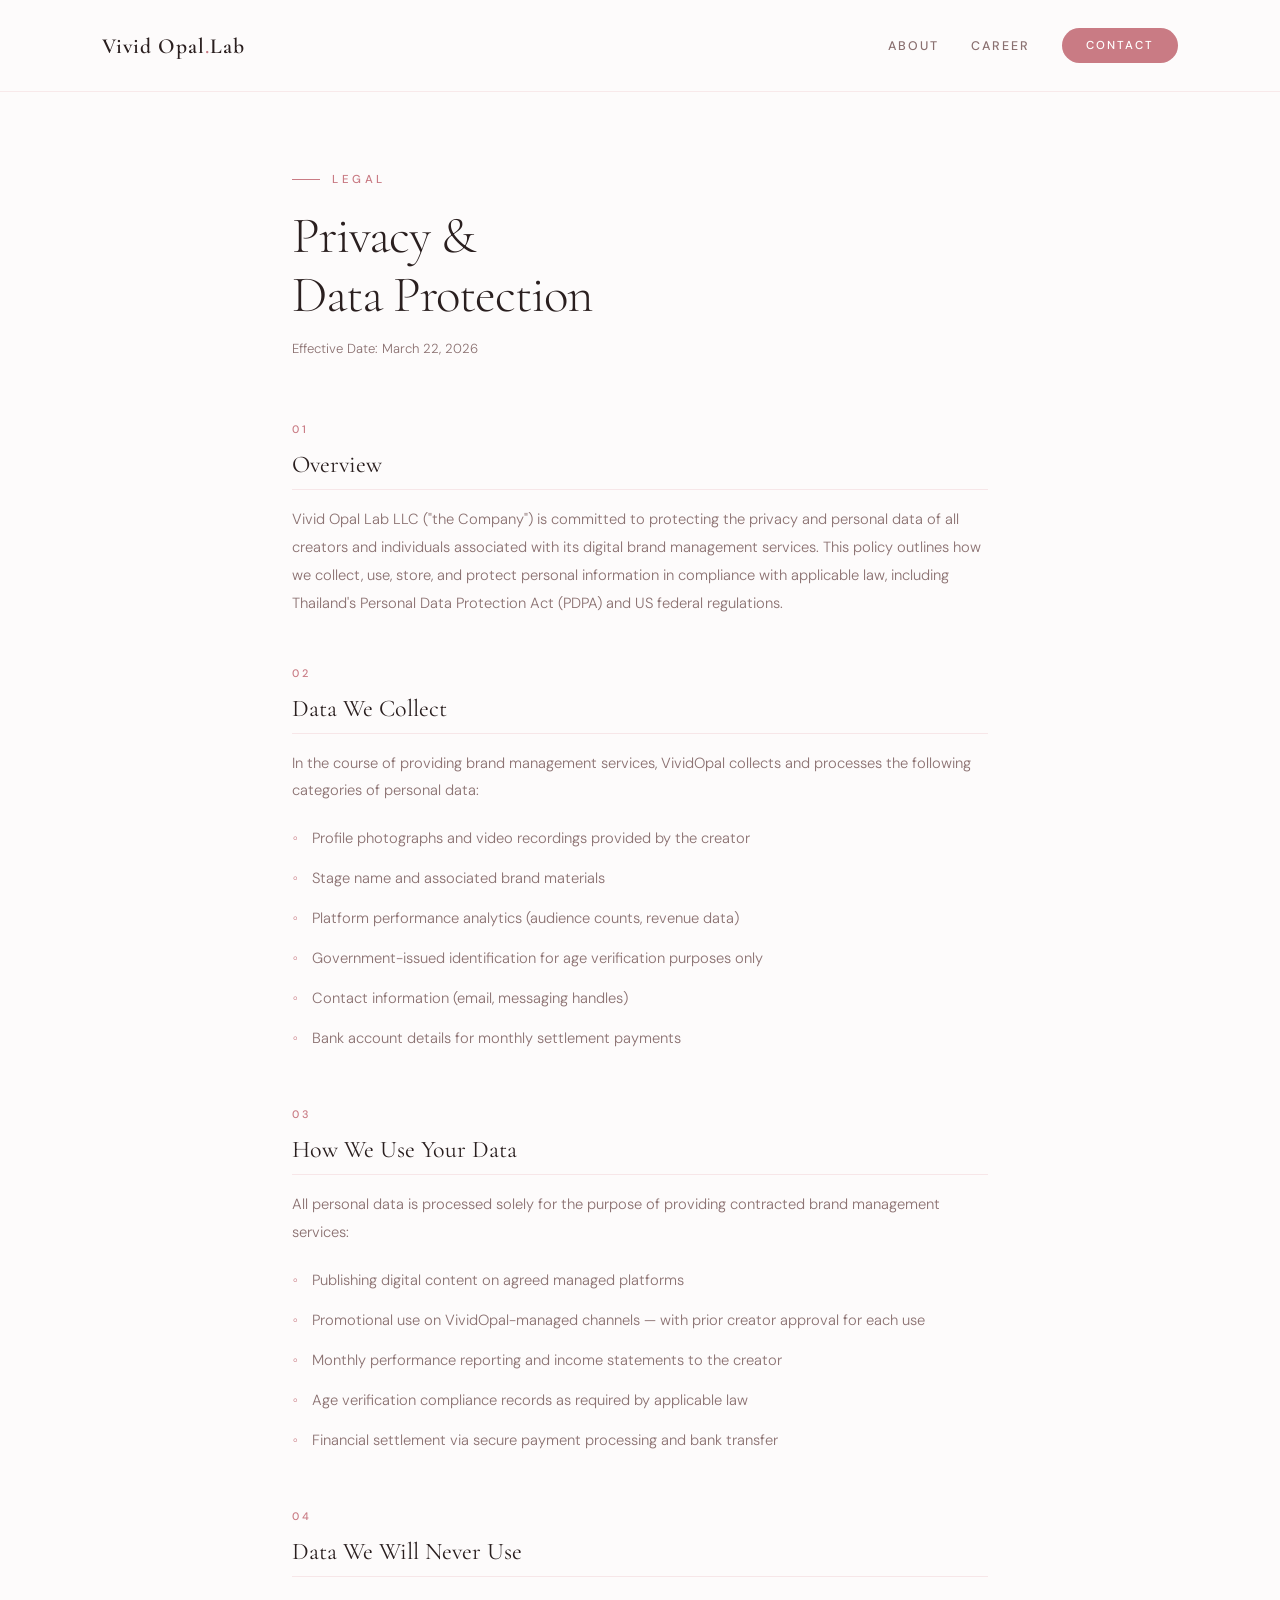
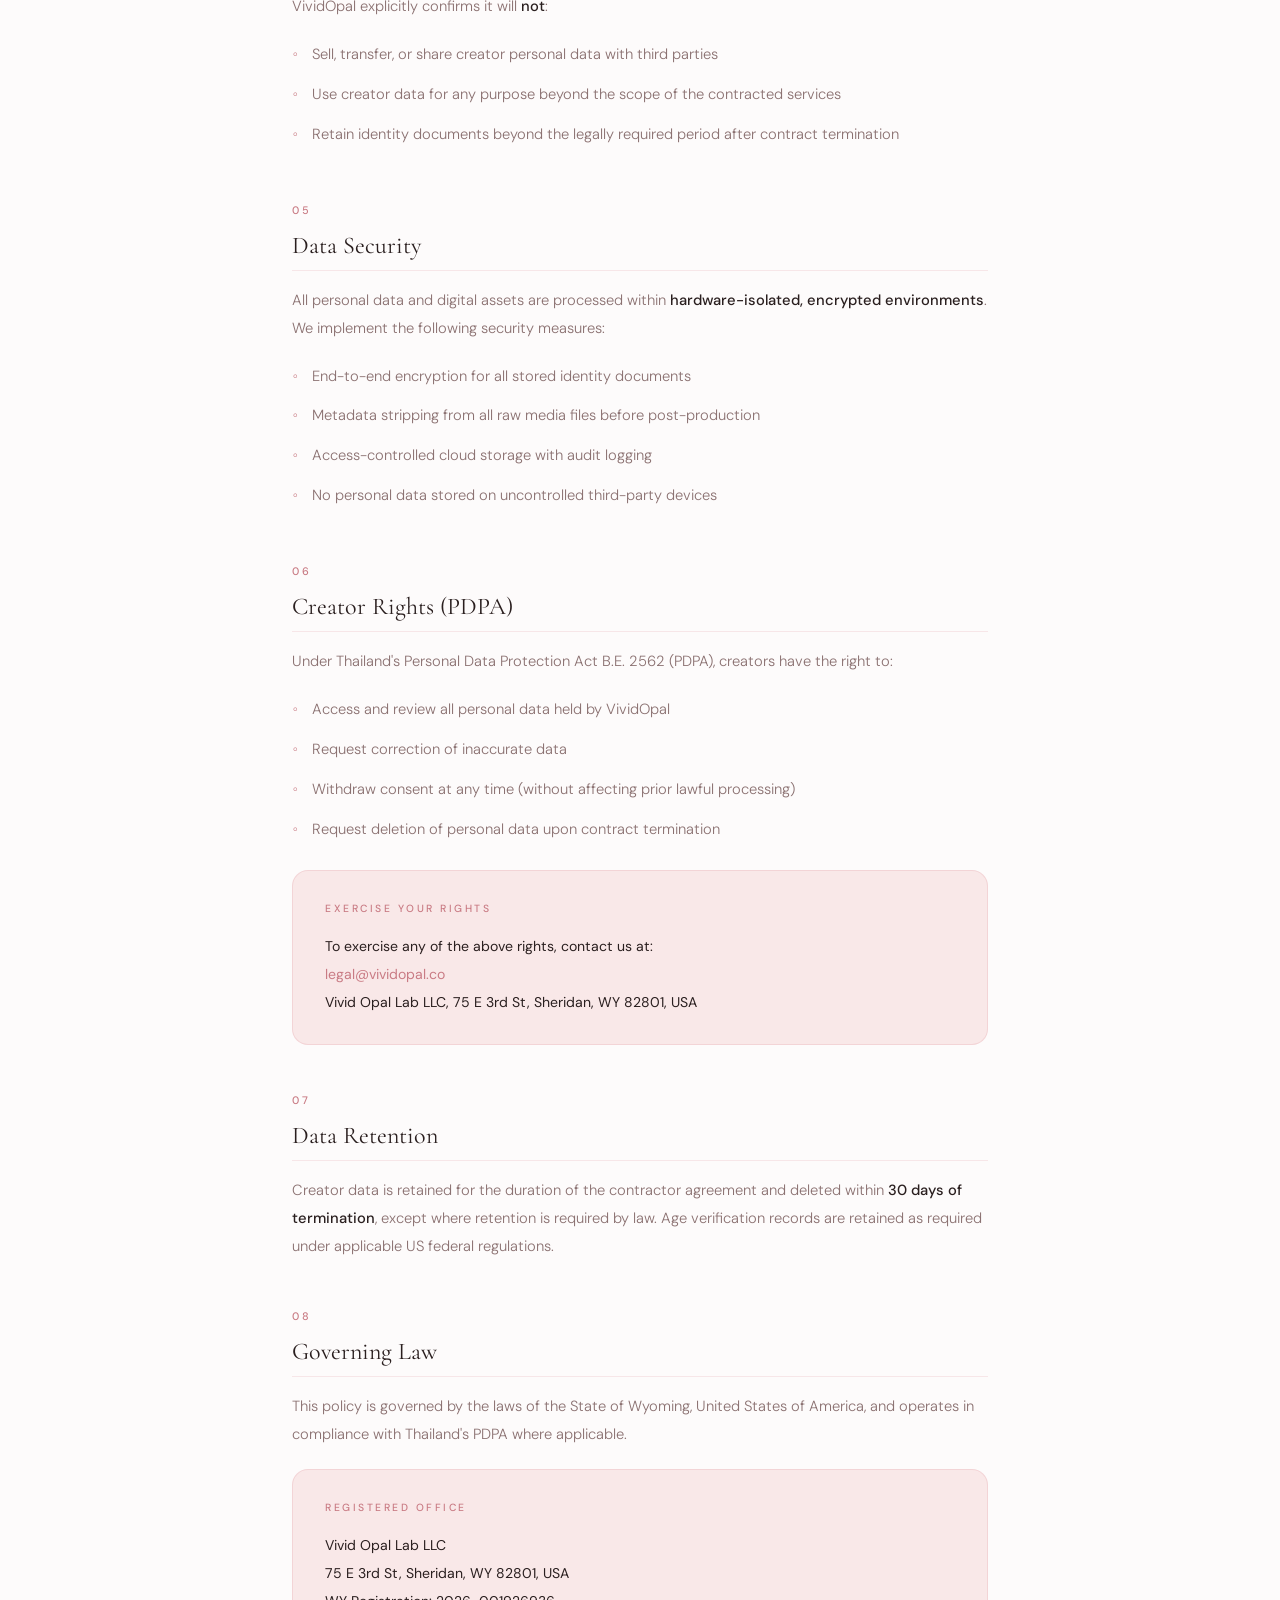
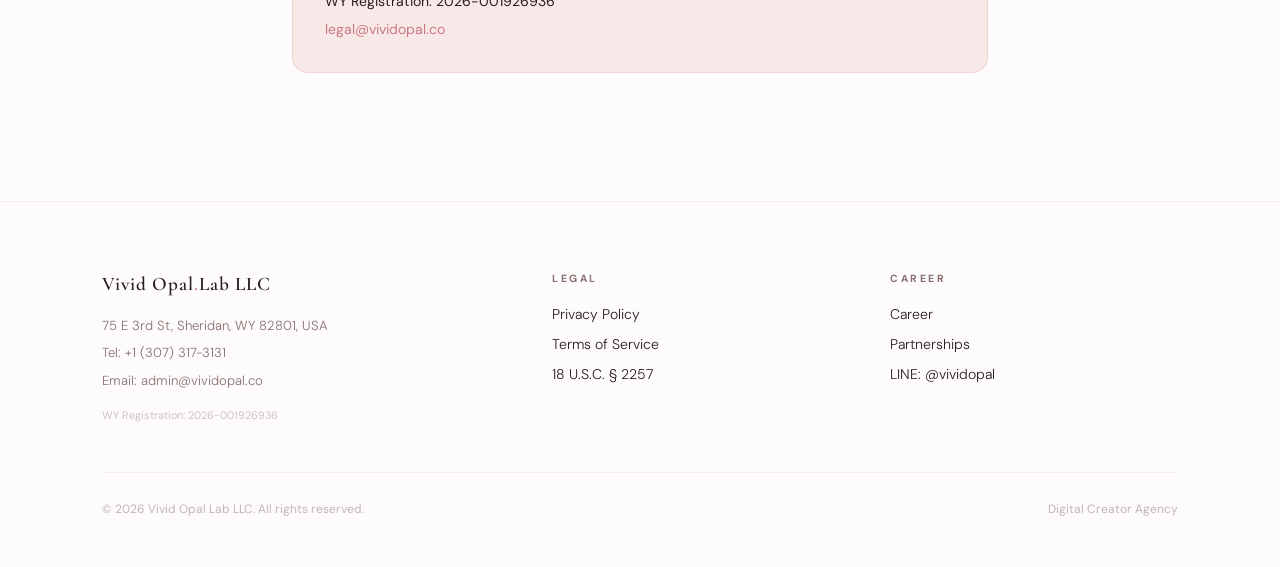
<file: privacy.html>
<!DOCTYPE html>
<html lang="en">
<head>
    <meta charset="UTF-8">
    <meta name="viewport" content="width=device-width, initial-scale=1.0">
    <title>Privacy Policy | Vivid Opal Lab LLC</title>
    <link href="https://fonts.googleapis.com/css2?family=Cormorant+Garamond:ital,wght@0,300;0,400;0,600;1,300;1,400&family=DM+Sans:wght@300;400;500;600&display=swap" rel="stylesheet">
    <style>
        :root { --blush: #f9e8e8; --rose: #e8b4b8; --rose-deep: #c97b84; --champagne: #f5ede0; --dark: #2a1f1f; --muted: #8a7070; --white: #fdfbfb; }
        * { box-sizing: border-box; margin: 0; padding: 0; }
        body { font-family: 'DM Sans', sans-serif; background: var(--white); color: var(--dark); -webkit-font-smoothing: antialiased; display: flex; flex-direction: column; min-height: 100vh; }
        nav { padding: 28px 8%; display: flex; justify-content: space-between; align-items: center; position: sticky; top: 0; z-index: 1000; background: rgba(253,251,251,0.88); backdrop-filter: blur(20px); border-bottom: 1px solid rgba(232,180,184,0.25); }
        .logo { font-family: 'Cormorant Garamond', serif; font-weight: 600; font-size: 1.35rem; letter-spacing: 1px; text-decoration: none; color: var(--dark); }
        .logo span { color: var(--rose-deep); }
        .nav-links { display: flex; gap: 32px; align-items: center; }
        .nav-links a { font-size: 0.78rem; letter-spacing: 2px; text-transform: uppercase; text-decoration: none; color: var(--muted); transition: color 0.2s; font-weight: 500; }
        .nav-links a:hover { color: var(--rose-deep); }
        .nav-links a.contact-btn { background: var(--rose-deep); color: white; padding: 10px 24px; border-radius: 30px; font-size: 0.72rem; }
        .nav-links a.contact-btn:hover { background: var(--dark); }
        main { flex: 1; padding: 80px 8%; max-width: 900px; margin: 0 auto; width: 100%; }
        .page-eyebrow { font-size: 0.72rem; letter-spacing: 3.5px; text-transform: uppercase; color: var(--rose-deep); margin-bottom: 20px; font-weight: 500; display: flex; align-items: center; gap: 12px; }
        .page-eyebrow::before { content: ''; width: 28px; height: 1px; background: var(--rose-deep); }
        h1 { font-family: 'Cormorant Garamond', serif; font-size: clamp(2.4rem, 4vw, 3.5rem); font-weight: 300; letter-spacing: -1px; line-height: 1.15; margin-bottom: 12px; }
        .effective-date { font-size: 0.82rem; color: var(--muted); margin-bottom: 60px; font-weight: 300; }
        .section { margin-bottom: 48px; }
        .section-label { font-size: 0.68rem; letter-spacing: 2.5px; text-transform: uppercase; color: var(--rose-deep); margin-bottom: 14px; font-weight: 500; }
        h2 { font-family: 'Cormorant Garamond', serif; font-size: 1.5rem; font-weight: 400; color: var(--dark); margin-bottom: 16px; padding-bottom: 10px; border-bottom: 1px solid rgba(232,180,184,0.3); }
        p { font-size: 0.92rem; color: var(--muted); line-height: 1.9; font-weight: 300; margin-bottom: 14px; }
        p strong { color: var(--dark); font-weight: 500; }
        ul { margin: 12px 0 14px 0; padding-left: 0; list-style: none; }
        ul li { font-size: 0.92rem; color: var(--muted); line-height: 1.9; font-weight: 300; padding: 6px 0 6px 20px; position: relative; }
        ul li::before { content: '◦'; position: absolute; left: 0; color: var(--rose-deep); }
        .info-card { background: var(--blush); border: 1px solid rgba(232,180,184,0.4); border-radius: 16px; padding: 28px 32px; margin: 20px 0; font-size: 0.88rem; color: var(--dark); line-height: 2; }
        .info-card .card-label { font-size: 0.65rem; letter-spacing: 2.5px; text-transform: uppercase; color: var(--rose-deep); margin-bottom: 12px; font-weight: 500; }
        a { color: var(--rose-deep); text-decoration: none; }
        a:hover { text-decoration: underline; }
        footer { padding: 70px 8% 50px; border-top: 1px solid rgba(232,180,184,0.25); display: flex; justify-content: space-between; align-items: flex-start; flex-wrap: wrap; gap: 50px; }
        .footer-brand-name { font-family: 'Cormorant Garamond', serif; font-size: 1.2rem; font-weight: 600; letter-spacing: 1px; margin-bottom: 16px; }
        .footer-brand-name span { color: var(--rose-deep); }
        .footer-info p { font-size: 0.82rem; color: var(--muted); line-height: 2.1; font-weight: 300; }
        .footer-reg { font-size: 0.68rem; color: rgba(138,112,112,0.4); margin-top: 12px; }
        .footer-column strong { font-size: 0.65rem; letter-spacing: 2.5px; text-transform: uppercase; color: var(--muted); display: block; margin-bottom: 20px; }
        .footer-column a { display: block; font-size: 0.88rem; color: var(--dark); text-decoration: none; margin-bottom: 12px; font-weight: 300; transition: color 0.2s; }
        .footer-column a:hover { color: var(--rose-deep); }
        .footer-bottom { width: 100%; border-top: 1px solid rgba(232,180,184,0.2); padding-top: 28px; font-size: 0.75rem; color: rgba(138,112,112,0.5); display: flex; justify-content: space-between; }
    </style>
</head>
<body>
<nav>
    <a href="index.html" class="logo">Vivid Opal<span>.</span>Lab</a>
    <div class="nav-links">
        <a href="index.html#about">About</a>
        <a href="/th/">Career</a>
        <a href="mailto:admin@vividopal.co" class="contact-btn">Contact</a>
    </div>
</nav>

<main>
    <div class="page-eyebrow">Legal</div>
    <h1>Privacy &amp;<br>Data Protection</h1>
    <p class="effective-date">Effective Date: March 22, 2026</p>

    <div class="section">
        <div class="section-label">01</div>
        <h2>Overview</h2>
        <p>Vivid Opal Lab LLC ("the Company") is committed to protecting the privacy and personal data of all creators and individuals associated with its digital brand management services. This policy outlines how we collect, use, store, and protect personal information in compliance with applicable law, including Thailand's Personal Data Protection Act (PDPA) and US federal regulations.</p>
    </div>

    <div class="section">
        <div class="section-label">02</div>
        <h2>Data We Collect</h2>
        <p>In the course of providing brand management services, VividOpal collects and processes the following categories of personal data:</p>
        <ul>
            <li>Profile photographs and video recordings provided by the creator</li>
            <li>Stage name and associated brand materials</li>
            <li>Platform performance analytics (audience counts, revenue data)</li>
            <li>Government-issued identification for age verification purposes only</li>
            <li>Contact information (email, messaging handles)</li>
            <li>Bank account details for monthly settlement payments</li>
        </ul>
    </div>

    <div class="section">
        <div class="section-label">03</div>
        <h2>How We Use Your Data</h2>
        <p>All personal data is processed solely for the purpose of providing contracted brand management services:</p>
        <ul>
            <li>Publishing digital content on agreed managed platforms</li>
            <li>Promotional use on VividOpal-managed channels — with prior creator approval for each use</li>
            <li>Monthly performance reporting and income statements to the creator</li>
            <li>Age verification compliance records as required by applicable law</li>
            <li>Financial settlement via secure payment processing and bank transfer</li>
        </ul>
    </div>

    <div class="section">
        <div class="section-label">04</div>
        <h2>Data We Will Never Use</h2>
        <p>VividOpal explicitly confirms it will <strong>not</strong>:</p>
        <ul>
            <li>Sell, transfer, or share creator personal data with third parties</li>
            <li>Use creator data for any purpose beyond the scope of the contracted services</li>
            <li>Retain identity documents beyond the legally required period after contract termination</li>
        </ul>
    </div>

    <div class="section">
        <div class="section-label">05</div>
        <h2>Data Security</h2>
        <p>All personal data and digital assets are processed within <strong>hardware-isolated, encrypted environments</strong>. We implement the following security measures:</p>
        <ul>
            <li>End-to-end encryption for all stored identity documents</li>
            <li>Metadata stripping from all raw media files before post-production</li>
            <li>Access-controlled cloud storage with audit logging</li>
            <li>No personal data stored on uncontrolled third-party devices</li>
        </ul>
    </div>

    <div class="section">
        <div class="section-label">06</div>
        <h2>Creator Rights (PDPA)</h2>
        <p>Under Thailand's Personal Data Protection Act B.E. 2562 (PDPA), creators have the right to:</p>
        <ul>
            <li>Access and review all personal data held by VividOpal</li>
            <li>Request correction of inaccurate data</li>
            <li>Withdraw consent at any time (without affecting prior lawful processing)</li>
            <li>Request deletion of personal data upon contract termination</li>
        </ul>
        <div class="info-card">
            <div class="card-label">Exercise Your Rights</div>
            To exercise any of the above rights, contact us at:<br>
            <a href="mailto:legal@vividopal.co">legal@vividopal.co</a><br>
            Vivid Opal Lab LLC, 75 E 3rd St, Sheridan, WY 82801, USA
        </div>
    </div>

    <div class="section">
        <div class="section-label">07</div>
        <h2>Data Retention</h2>
        <p>Creator data is retained for the duration of the contractor agreement and deleted within <strong>30 days of termination</strong>, except where retention is required by law. Age verification records are retained as required under applicable US federal regulations.</p>
    </div>

    <div class="section">
        <div class="section-label">08</div>
        <h2>Governing Law</h2>
        <p>This policy is governed by the laws of the State of Wyoming, United States of America, and operates in compliance with Thailand's PDPA where applicable.</p>
        <div class="info-card">
            <div class="card-label">Registered Office</div>
            Vivid Opal Lab LLC<br>
            75 E 3rd St, Sheridan, WY 82801, USA<br>
            WY Registration: 2026-001926936<br>
            <a href="mailto:legal@vividopal.co">legal@vividopal.co</a>
        </div>
    </div>
</main>

<footer>
    <div class="footer-info" style="flex:2; max-width:400px;">
        <div class="footer-brand-name">Vivid Opal<span>.</span>Lab LLC</div>
        <p>75 E 3rd St, Sheridan, WY 82801, USA<br>Tel: +1 (307) 317-3131<br>Email: admin@vividopal.co</p>
        <div class="footer-reg">WY Registration: 2026-001926936</div>
    </div>
    <div class="footer-column" style="flex:1; min-width:140px;">
        <strong>Legal</strong>
        <a href="privacy.html">Privacy Policy</a>
        <a href="tos.html">Terms of Service</a>
        <a href="2257.html">18 U.S.C. § 2257</a>
    </div>
    <div class="footer-column" style="flex:1; min-width:140px;">
        <strong>Career</strong>
        <a href="/th/">Career</a>
        <a href="mailto:admin@vividopal.co">Partnerships</a>
        <a href="https://line.me/R/ti/p/@vividopal" target="_blank">LINE: @vividopal</a>
    </div>
    <div class="footer-bottom">
        <span>© 2026 Vivid Opal Lab LLC. All rights reserved.</span>
        <span>Digital Creator Agency</span>
    </div>
</footer>
</body>
</html>
</file>
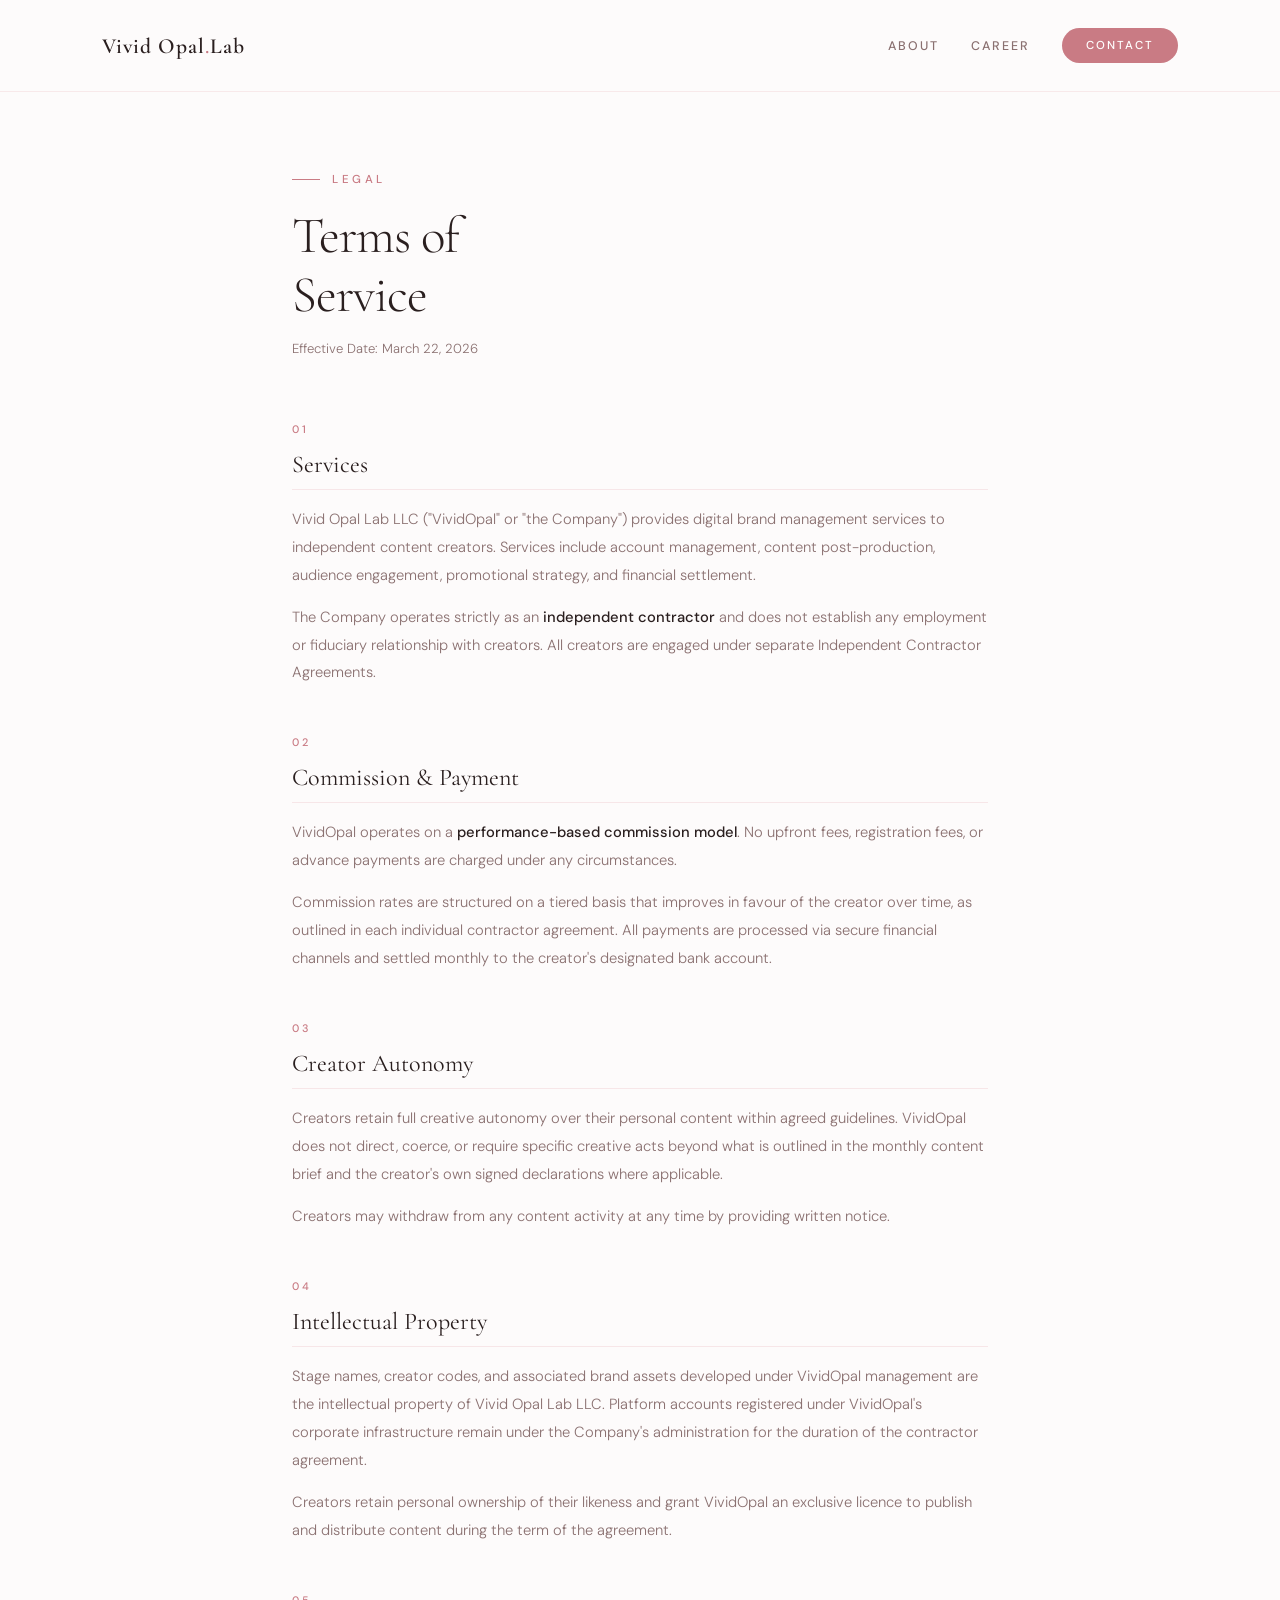
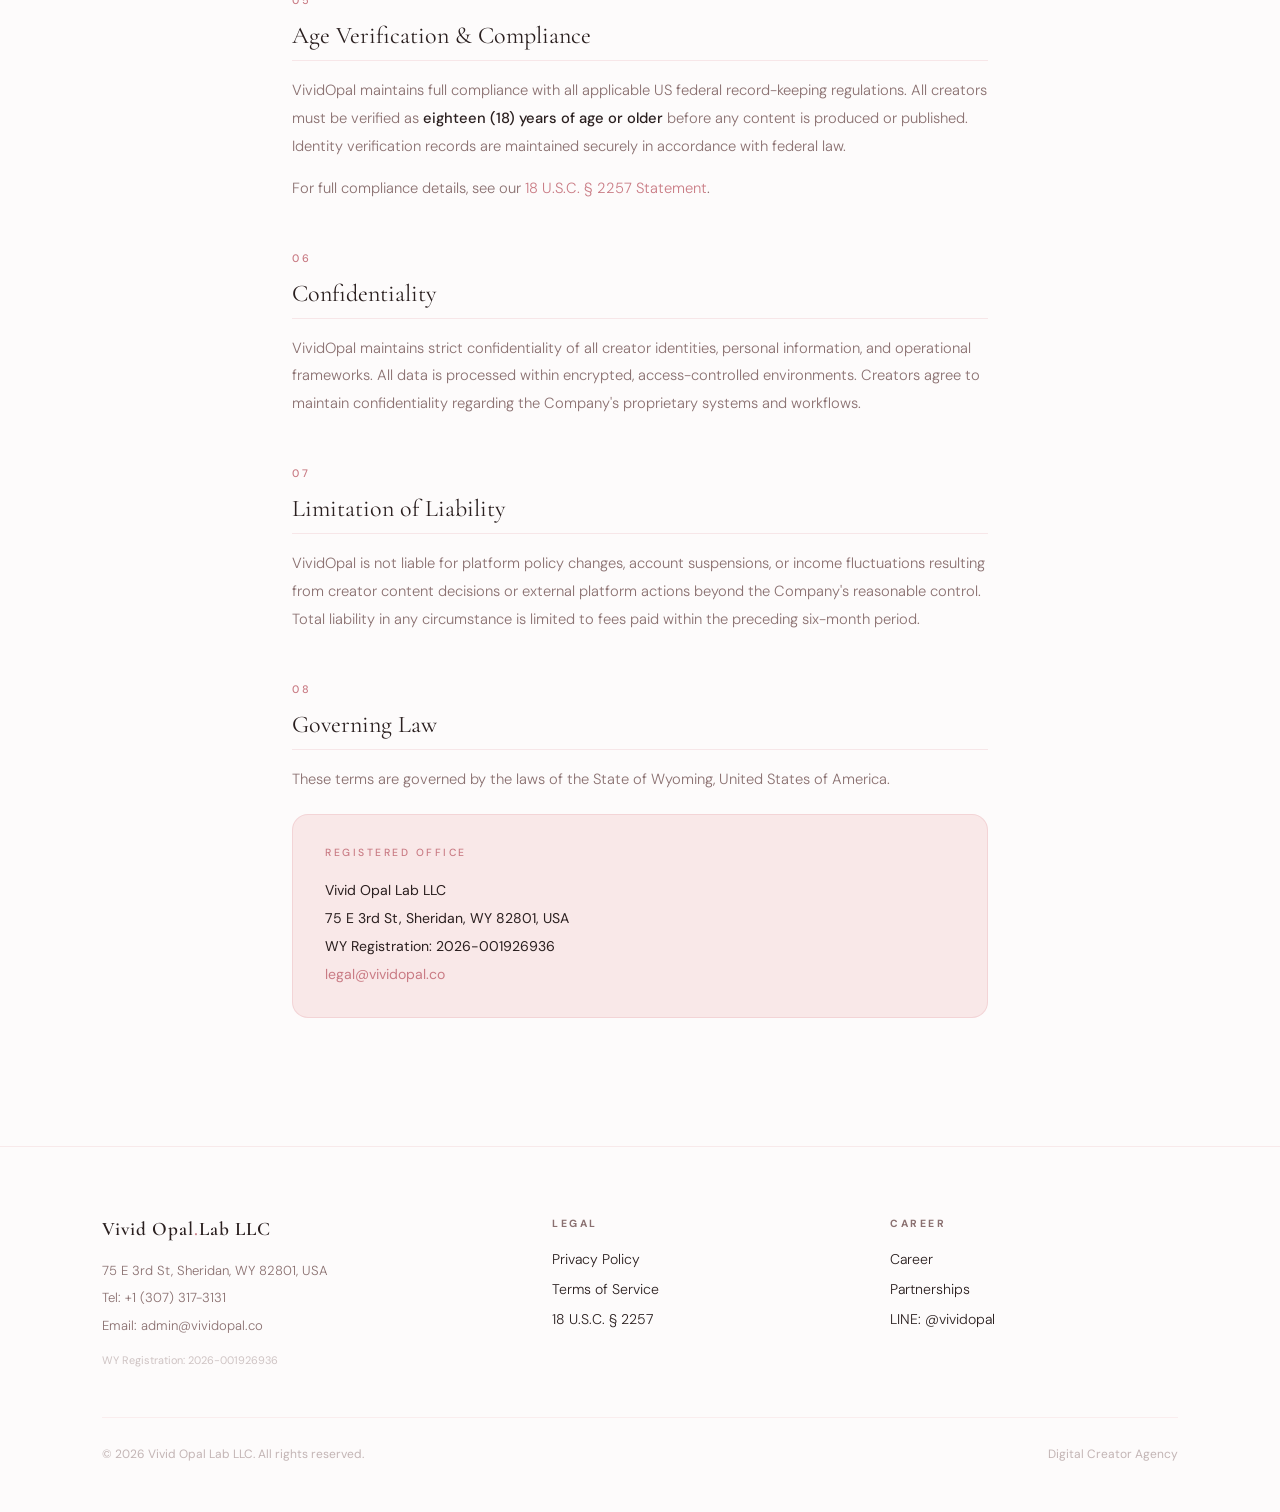
<file: tos.html>
<!DOCTYPE html>
<html lang="en">
<head>
    <meta charset="UTF-8">
    <meta name="viewport" content="width=device-width, initial-scale=1.0">
    <title>Terms of Service | Vivid Opal Lab LLC</title>
    <link href="https://fonts.googleapis.com/css2?family=Cormorant+Garamond:ital,wght@0,300;0,400;0,600;1,300;1,400&family=DM+Sans:wght@300;400;500;600&display=swap" rel="stylesheet">
    <style>
        :root { --blush: #f9e8e8; --rose: #e8b4b8; --rose-deep: #c97b84; --champagne: #f5ede0; --dark: #2a1f1f; --muted: #8a7070; --white: #fdfbfb; }
        * { box-sizing: border-box; margin: 0; padding: 0; }
        body { font-family: 'DM Sans', sans-serif; background: var(--white); color: var(--dark); -webkit-font-smoothing: antialiased; display: flex; flex-direction: column; min-height: 100vh; }
        nav { padding: 28px 8%; display: flex; justify-content: space-between; align-items: center; position: sticky; top: 0; z-index: 1000; background: rgba(253,251,251,0.88); backdrop-filter: blur(20px); border-bottom: 1px solid rgba(232,180,184,0.25); }
        .logo { font-family: 'Cormorant Garamond', serif; font-weight: 600; font-size: 1.35rem; letter-spacing: 1px; text-decoration: none; color: var(--dark); }
        .logo span { color: var(--rose-deep); }
        .nav-links { display: flex; gap: 32px; align-items: center; }
        .nav-links a { font-size: 0.78rem; letter-spacing: 2px; text-transform: uppercase; text-decoration: none; color: var(--muted); transition: color 0.2s; font-weight: 500; }
        .nav-links a:hover { color: var(--rose-deep); }
        .nav-links a.contact-btn { background: var(--rose-deep); color: white; padding: 10px 24px; border-radius: 30px; font-size: 0.72rem; }
        .nav-links a.contact-btn:hover { background: var(--dark); }
        main { flex: 1; padding: 80px 8%; max-width: 900px; margin: 0 auto; width: 100%; }
        .page-eyebrow { font-size: 0.72rem; letter-spacing: 3.5px; text-transform: uppercase; color: var(--rose-deep); margin-bottom: 20px; font-weight: 500; display: flex; align-items: center; gap: 12px; }
        .page-eyebrow::before { content: ''; width: 28px; height: 1px; background: var(--rose-deep); }
        h1 { font-family: 'Cormorant Garamond', serif; font-size: clamp(2.4rem, 4vw, 3.5rem); font-weight: 300; letter-spacing: -1px; line-height: 1.15; margin-bottom: 12px; }
        .effective-date { font-size: 0.82rem; color: var(--muted); margin-bottom: 60px; font-weight: 300; }
        .section { margin-bottom: 48px; }
        .section-label { font-size: 0.68rem; letter-spacing: 2.5px; text-transform: uppercase; color: var(--rose-deep); margin-bottom: 14px; font-weight: 500; }
        h2 { font-family: 'Cormorant Garamond', serif; font-size: 1.5rem; font-weight: 400; color: var(--dark); margin-bottom: 16px; padding-bottom: 10px; border-bottom: 1px solid rgba(232,180,184,0.3); }
        p { font-size: 0.92rem; color: var(--muted); line-height: 1.9; font-weight: 300; margin-bottom: 14px; }
        p strong { color: var(--dark); font-weight: 500; }
        ul { margin: 12px 0 14px 0; padding-left: 0; list-style: none; }
        ul li { font-size: 0.92rem; color: var(--muted); line-height: 1.9; font-weight: 300; padding: 6px 0 6px 20px; position: relative; }
        ul li::before { content: '◦'; position: absolute; left: 0; color: var(--rose-deep); }
        .info-card { background: var(--blush); border: 1px solid rgba(232,180,184,0.4); border-radius: 16px; padding: 28px 32px; margin: 20px 0; font-size: 0.88rem; color: var(--dark); line-height: 2; }
        .info-card .card-label { font-size: 0.65rem; letter-spacing: 2.5px; text-transform: uppercase; color: var(--rose-deep); margin-bottom: 12px; font-weight: 500; }
        a { color: var(--rose-deep); text-decoration: none; }
        a:hover { text-decoration: underline; }
        footer { padding: 70px 8% 50px; border-top: 1px solid rgba(232,180,184,0.25); display: flex; justify-content: space-between; align-items: flex-start; flex-wrap: wrap; gap: 50px; }
        .footer-brand-name { font-family: 'Cormorant Garamond', serif; font-size: 1.2rem; font-weight: 600; letter-spacing: 1px; margin-bottom: 16px; }
        .footer-brand-name span { color: var(--rose-deep); }
        .footer-info p { font-size: 0.82rem; color: var(--muted); line-height: 2.1; font-weight: 300; }
        .footer-reg { font-size: 0.68rem; color: rgba(138,112,112,0.4); margin-top: 12px; }
        .footer-column strong { font-size: 0.65rem; letter-spacing: 2.5px; text-transform: uppercase; color: var(--muted); display: block; margin-bottom: 20px; }
        .footer-column a { display: block; font-size: 0.88rem; color: var(--dark); text-decoration: none; margin-bottom: 12px; font-weight: 300; transition: color 0.2s; }
        .footer-column a:hover { color: var(--rose-deep); }
        .footer-bottom { width: 100%; border-top: 1px solid rgba(232,180,184,0.2); padding-top: 28px; font-size: 0.75rem; color: rgba(138,112,112,0.5); display: flex; justify-content: space-between; }
    </style>
</head>
<body>
<nav>
    <a href="index.html" class="logo">Vivid Opal<span>.</span>Lab</a>
    <div class="nav-links">
        <a href="index.html#about">About</a>
        <a href="/th/">Career</a>
        <a href="mailto:admin@vividopal.co" class="contact-btn">Contact</a>
    </div>
</nav>

<main>
    <div class="page-eyebrow">Legal</div>
    <h1>Terms of<br>Service</h1>
    <p class="effective-date">Effective Date: March 22, 2026</p>

    <div class="section">
        <div class="section-label">01</div>
        <h2>Services</h2>
        <p>Vivid Opal Lab LLC ("VividOpal" or "the Company") provides digital brand management services to independent content creators. Services include account management, content post-production, audience engagement, promotional strategy, and financial settlement.</p>
        <p>The Company operates strictly as an <strong>independent contractor</strong> and does not establish any employment or fiduciary relationship with creators. All creators are engaged under separate Independent Contractor Agreements.</p>
    </div>

    <div class="section">
        <div class="section-label">02</div>
        <h2>Commission & Payment</h2>
        <p>VividOpal operates on a <strong>performance-based commission model</strong>. No upfront fees, registration fees, or advance payments are charged under any circumstances.</p>
        <p>Commission rates are structured on a tiered basis that improves in favour of the creator over time, as outlined in each individual contractor agreement. All payments are processed via secure financial channels and settled monthly to the creator's designated bank account.</p>
    </div>

    <div class="section">
        <div class="section-label">03</div>
        <h2>Creator Autonomy</h2>
        <p>Creators retain full creative autonomy over their personal content within agreed guidelines. VividOpal does not direct, coerce, or require specific creative acts beyond what is outlined in the monthly content brief and the creator's own signed declarations where applicable.</p>
        <p>Creators may withdraw from any content activity at any time by providing written notice.</p>
    </div>

    <div class="section">
        <div class="section-label">04</div>
        <h2>Intellectual Property</h2>
        <p>Stage names, creator codes, and associated brand assets developed under VividOpal management are the intellectual property of Vivid Opal Lab LLC. Platform accounts registered under VividOpal's corporate infrastructure remain under the Company's administration for the duration of the contractor agreement.</p>
        <p>Creators retain personal ownership of their likeness and grant VividOpal an exclusive licence to publish and distribute content during the term of the agreement.</p>
    </div>

    <div class="section">
        <div class="section-label">05</div>
        <h2>Age Verification & Compliance</h2>
        <p>VividOpal maintains full compliance with all applicable US federal record-keeping regulations. All creators must be verified as <strong>eighteen (18) years of age or older</strong> before any content is produced or published. Identity verification records are maintained securely in accordance with federal law.</p>
        <p>For full compliance details, see our <a href="2257.html">18 U.S.C. § 2257 Statement</a>.</p>
    </div>

    <div class="section">
        <div class="section-label">06</div>
        <h2>Confidentiality</h2>
        <p>VividOpal maintains strict confidentiality of all creator identities, personal information, and operational frameworks. All data is processed within encrypted, access-controlled environments. Creators agree to maintain confidentiality regarding the Company's proprietary systems and workflows.</p>
    </div>

    <div class="section">
        <div class="section-label">07</div>
        <h2>Limitation of Liability</h2>
        <p>VividOpal is not liable for platform policy changes, account suspensions, or income fluctuations resulting from creator content decisions or external platform actions beyond the Company's reasonable control. Total liability in any circumstance is limited to fees paid within the preceding six-month period.</p>
    </div>

    <div class="section">
        <div class="section-label">08</div>
        <h2>Governing Law</h2>
        <p>These terms are governed by the laws of the State of Wyoming, United States of America.</p>
        <div class="info-card">
            <div class="card-label">Registered Office</div>
            Vivid Opal Lab LLC<br>
            75 E 3rd St, Sheridan, WY 82801, USA<br>
            WY Registration: 2026-001926936<br>
            <a href="mailto:legal@vividopal.co">legal@vividopal.co</a>
        </div>
    </div>
</main>

<footer>
    <div class="footer-info" style="flex:2; max-width:400px;">
        <div class="footer-brand-name">Vivid Opal<span>.</span>Lab LLC</div>
        <p>75 E 3rd St, Sheridan, WY 82801, USA<br>Tel: +1 (307) 317-3131<br>Email: admin@vividopal.co</p>
        <div class="footer-reg">WY Registration: 2026-001926936</div>
    </div>
    <div class="footer-column" style="flex:1; min-width:140px;">
        <strong>Legal</strong>
        <a href="privacy.html">Privacy Policy</a>
        <a href="tos.html">Terms of Service</a>
        <a href="2257.html">18 U.S.C. § 2257</a>
    </div>
    <div class="footer-column" style="flex:1; min-width:140px;">
        <strong>Career</strong>
        <a href="/th/">Career</a>
        <a href="mailto:admin@vividopal.co">Partnerships</a>
        <a href="https://line.me/R/ti/p/@vividopal" target="_blank">LINE: @vividopal</a>
    </div>
    <div class="footer-bottom">
        <span>© 2026 Vivid Opal Lab LLC. All rights reserved.</span>
        <span>Digital Creator Agency</span>
    </div>
</footer>
</body>
</html>
</file>
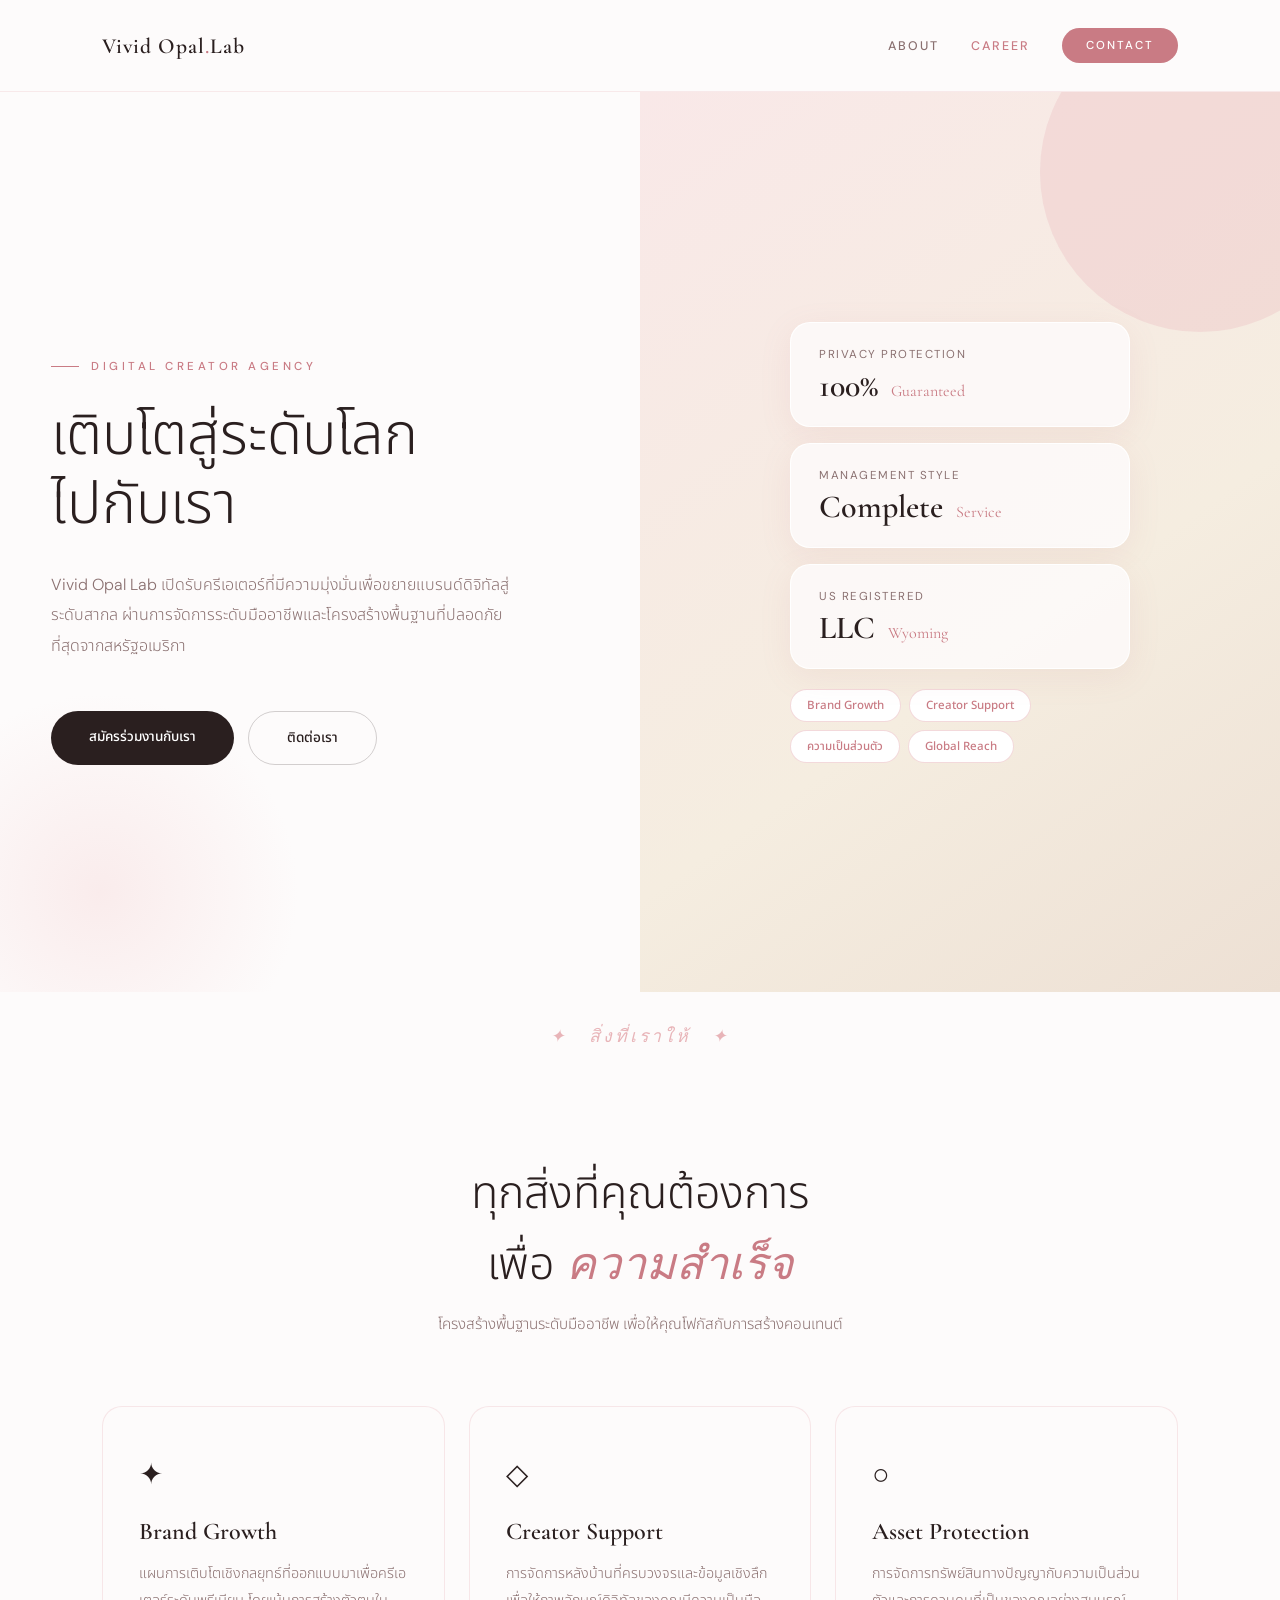
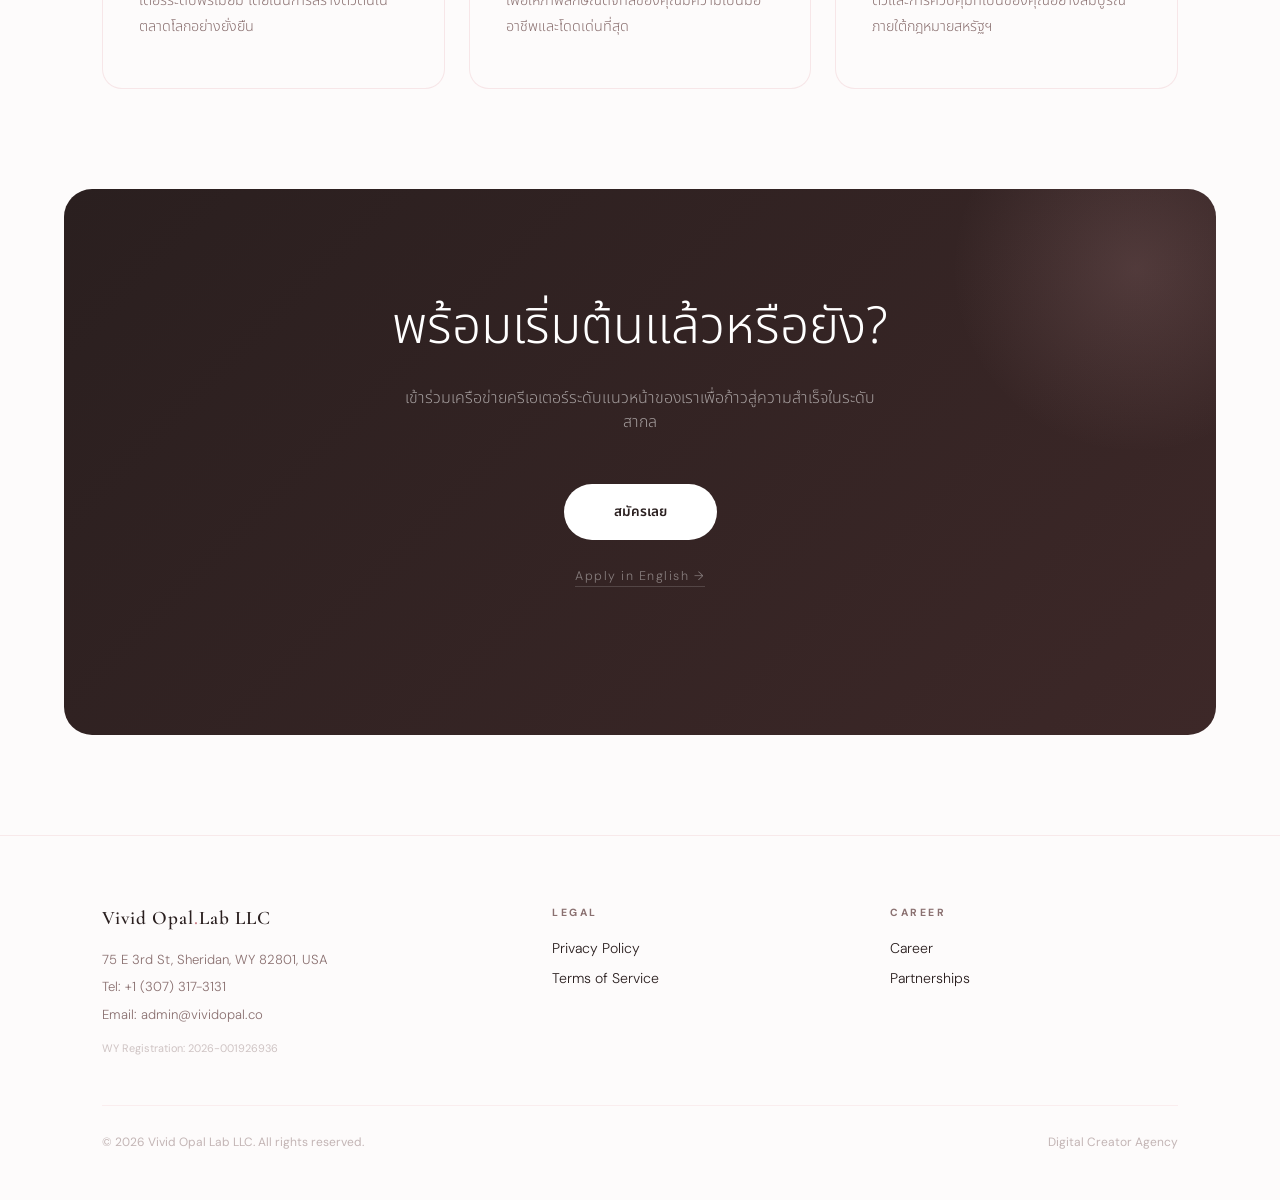
<file: th/th_index.html>
<!DOCTYPE html>
<html lang="th">
<head>
    <meta charset="UTF-8">
    <meta name="viewport" content="width=device-width, initial-scale=1.0">
    <title>Career | Vivid Opal Lab</title>
    <link href="https://fonts.googleapis.com/css2?family=Cormorant+Garamond:ital,wght@0,300;0,400;0,600;1,300;1,400&family=DM+Sans:wght@300;400;500;600&family=Noto+Sans+Thai:wght@300;400;600&display=swap" rel="stylesheet">
    <style>
        :root {
            --blush: #f9e8e8;
            --rose: #e8b4b8;
            --rose-deep: #c97b84;
            --champagne: #f5ede0;
            --dark: #2a1f1f;
            --muted: #8a7070;
            --white: #fdfbfb;
        }

        * { box-sizing: border-box; margin: 0; padding: 0; }

        body {
            font-family: 'DM Sans', 'Noto Sans Thai', sans-serif;
            background: var(--white);
            color: var(--dark);
            -webkit-font-smoothing: antialiased;
            overflow-x: hidden;
        }

        nav {
            padding: 28px 8%;
            display: flex;
            justify-content: space-between;
            align-items: center;
            position: sticky;
            top: 0;
            z-index: 1000;
            background: rgba(253,251,251,0.88);
            backdrop-filter: blur(20px);
            border-bottom: 1px solid rgba(232,180,184,0.25);
        }

        .logo {
            font-family: 'Cormorant Garamond', serif;
            font-weight: 600;
            font-size: 1.35rem;
            letter-spacing: 1px;
            text-decoration: none;
            color: var(--dark);
        }
        .logo span { color: var(--rose-deep); }

        .nav-links { display: flex; gap: 32px; align-items: center; }
        .nav-links a {
            font-size: 0.78rem;
            letter-spacing: 2px;
            text-transform: uppercase;
            text-decoration: none;
            color: var(--muted);
            transition: color 0.2s;
            font-weight: 500;
        }
        .nav-links a:hover { color: var(--rose-deep); }
        .nav-links a.active { color: var(--rose-deep); }
        .nav-links a.contact-btn {
            background: var(--rose-deep);
            color: white;
            padding: 10px 24px;
            border-radius: 30px;
            font-size: 0.72rem;
        }
        .nav-links a.contact-btn:hover { background: var(--dark); }

        /* HERO */
        .hero {
            min-height: 100vh;
            display: grid;
            grid-template-columns: 1fr 1fr;
            overflow: hidden;
        }

        .hero-left {
            padding: 120px 8% 80px;
            display: flex;
            flex-direction: column;
            justify-content: center;
            position: relative;
        }

        .hero-left::before {
            content: '';
            position: absolute;
            bottom: -100px; left: -100px;
            width: 400px; height: 400px;
            background: radial-gradient(circle, rgba(249,232,232,0.8) 0%, transparent 70%);
            pointer-events: none;
        }

        .eyebrow {
            font-size: 0.72rem;
            letter-spacing: 3.5px;
            text-transform: uppercase;
            color: var(--rose-deep);
            margin-bottom: 28px;
            font-weight: 500;
            display: flex;
            align-items: center;
            gap: 12px;
        }
        .eyebrow::before { content: ''; width: 28px; height: 1px; background: var(--rose-deep); }

        .hero-left h1 {
            font-family: 'Noto Sans Thai', sans-serif;
            font-size: clamp(2.5rem, 4.5vw, 4rem);
            font-weight: 300;
            line-height: 1.2;
            margin-bottom: 30px;
            color: var(--dark);
        }

        .hero-left p {
            font-size: 1rem;
            color: var(--muted);
            line-height: 1.9;
            max-width: 460px;
            margin-bottom: 50px;
            font-weight: 300;
        }

        .hero-btns { display: flex; gap: 14px; flex-wrap: wrap; }

        .btn-main {
            background: var(--dark);
            color: white;
            padding: 16px 38px;
            border-radius: 40px;
            text-decoration: none;
            font-size: 0.85rem;
            font-weight: 500;
            font-family: 'Noto Sans Thai', sans-serif;
            transition: 0.25s;
            display: inline-block;
        }
        .btn-main:hover { background: var(--rose-deep); transform: translateY(-2px); }

        .btn-ghost {
            background: transparent;
            color: var(--dark);
            padding: 16px 38px;
            border-radius: 40px;
            text-decoration: none;
            font-size: 0.85rem;
            font-weight: 500;
            font-family: 'Noto Sans Thai', sans-serif;
            border: 1.5px solid rgba(42,31,31,0.2);
            transition: 0.25s;
            display: inline-block;
        }
        .btn-ghost:hover { border-color: var(--rose-deep); color: var(--rose-deep); transform: translateY(-2px); }

        /* Hero Right */
        .hero-right {
            background: linear-gradient(145deg, var(--blush) 0%, var(--champagne) 60%, #ede0d4 100%);
            position: relative;
            display: flex;
            align-items: center;
            justify-content: center;
            padding: 60px 40px;
            overflow: hidden;
        }

        .hero-right::before {
            content: '';
            position: absolute;
            top: -80px; right: -80px;
            width: 320px; height: 320px;
            border-radius: 50%;
            background: rgba(232,180,184,0.3);
        }

        .floating-cards { position: relative; z-index: 1; width: 100%; max-width: 340px; }

        .stat-card {
            background: rgba(253,251,251,0.85);
            backdrop-filter: blur(20px);
            border: 1px solid rgba(255,255,255,0.9);
            border-radius: 20px;
            padding: 24px 28px;
            margin-bottom: 16px;
            box-shadow: 0 8px 32px rgba(201,122,132,0.1);
            transition: transform 0.3s;
        }
        .stat-card:hover { transform: translateX(6px); }

        .stat-card-label {
            font-size: 0.72rem;
            letter-spacing: 1.5px;
            text-transform: uppercase;
            color: var(--muted);
            margin-bottom: 8px;
        }

        .stat-card-val {
            font-family: 'Cormorant Garamond', serif;
            font-size: 2rem;
            font-weight: 600;
            color: var(--dark);
            line-height: 1;
        }
        .stat-card-val span { font-size: 1rem; color: var(--rose-deep); font-weight: 400; margin-left: 6px; }

        .pill-tags { display: flex; flex-wrap: wrap; gap: 8px; margin-top: 20px; }
        .pill {
            background: white;
            border: 1px solid rgba(232,180,184,0.5);
            color: var(--rose-deep);
            font-size: 0.72rem;
            padding: 7px 16px;
            border-radius: 30px;
            font-weight: 500;
            font-family: 'Noto Sans Thai', sans-serif;
        }

        /* DIVIDER */
        .divider {
            text-align: center;
            padding: 30px 0 10px;
            font-family: 'Cormorant Garamond', serif;
            font-size: 1.1rem;
            font-style: italic;
            color: var(--rose);
            letter-spacing: 3px;
        }

        /* SERVICES */
        .services { padding: 100px 8%; }

        .section-header { text-align: center; margin-bottom: 70px; }
        .section-header h2 {
            font-family: 'Noto Sans Thai', sans-serif;
            font-size: clamp(2rem, 3.5vw, 2.8rem);
            font-weight: 300;
            margin-bottom: 14px;
            color: var(--dark);
        }
        .section-header h2 em { font-style: italic; color: var(--rose-deep); font-family: 'Cormorant Garamond', serif; }
        .section-header p { color: var(--muted); font-size: 0.95rem; font-weight: 300; }

        .cards-grid { display: grid; grid-template-columns: repeat(3, 1fr); gap: 24px; }

        .service-card {
            background: var(--white);
            border: 1px solid rgba(232,180,184,0.3);
            border-radius: 20px;
            padding: 48px 36px;
            transition: 0.3s;
            position: relative;
            overflow: hidden;
        }
        .service-card::before {
            content: '';
            position: absolute;
            inset: 0;
            background: linear-gradient(135deg, var(--blush), var(--champagne));
            opacity: 0;
            transition: opacity 0.3s;
        }
        .service-card:hover::before { opacity: 1; }
        .service-card:hover { border-color: var(--rose); transform: translateY(-4px); box-shadow: 0 20px 50px rgba(201,122,132,0.12); }
        .service-card > * { position: relative; z-index: 1; }

        .service-icon { font-size: 1.8rem; margin-bottom: 24px; }
        .service-card h3 {
            font-family: 'Cormorant Garamond', serif;
            font-size: 1.5rem;
            font-weight: 600;
            margin-bottom: 14px;
            color: var(--dark);
        }
        .service-card p { color: var(--muted); font-size: 0.9rem; line-height: 1.85; font-weight: 300; }

        /* CTA */
        .cta-band {
            background: linear-gradient(135deg, var(--dark) 0%, #3d2828 100%);
            margin: 0 5% 100px;
            border-radius: 28px;
            padding: 100px 10%;
            text-align: center;
            position: relative;
            overflow: hidden;
        }
        .cta-band::before {
            content: '';
            position: absolute;
            top: -120px; right: -120px;
            width: 400px; height: 400px;
            background: radial-gradient(circle, rgba(232,180,184,0.15), transparent 65%);
        }
        .cta-band h2 {
            font-family: 'Noto Sans Thai', sans-serif;
            font-size: clamp(2rem, 4vw, 3.2rem);
            font-weight: 300;
            color: white;
            margin-bottom: 20px;
            position: relative; z-index: 1;
        }
        .cta-band p {
            color: rgba(255,255,255,0.55);
            font-size: 1rem;
            margin-bottom: 50px;
            max-width: 480px;
            margin-left: auto; margin-right: auto;
            font-weight: 300;
            position: relative; z-index: 1;
        }
        .btn-light {
            background: white;
            color: var(--dark);
            padding: 18px 50px;
            border-radius: 40px;
            text-decoration: none;
            font-size: 0.85rem;
            font-weight: 600;
            font-family: 'Noto Sans Thai', sans-serif;
            transition: 0.25s;
            display: inline-block;
            position: relative; z-index: 1;
        }
        .btn-light:hover { background: var(--rose); color: white; transform: translateY(-2px); }

        /* FOOTER */
        footer {
            padding: 70px 8% 50px;
            border-top: 1px solid rgba(232,180,184,0.25);
            display: flex;
            justify-content: space-between;
            align-items: flex-start;
            flex-wrap: wrap;
            gap: 50px;
        }
        .footer-brand-name {
            font-family: 'Cormorant Garamond', serif;
            font-size: 1.2rem;
            font-weight: 600;
            letter-spacing: 1px;
            margin-bottom: 16px;
        }
        .footer-brand-name span { color: var(--rose-deep); }
        .footer-info p { font-size: 0.82rem; color: var(--muted); line-height: 2.1; font-weight: 300; }
        .footer-reg { font-size: 0.68rem; color: rgba(138,112,112,0.4); margin-top: 12px; }
        .footer-column strong {
            font-size: 0.65rem; letter-spacing: 2.5px; text-transform: uppercase;
            color: var(--muted); display: block; margin-bottom: 20px;
        }
        .footer-column a {
            display: block; font-size: 0.88rem; color: var(--dark);
            text-decoration: none; margin-bottom: 12px; font-weight: 300; transition: color 0.2s;
        }
        .footer-column a:hover { color: var(--rose-deep); }
        .footer-bottom {
            width: 100%;
            border-top: 1px solid rgba(232,180,184,0.2);
            padding-top: 28px;
            font-size: 0.75rem;
            color: rgba(138,112,112,0.5);
            display: flex;
            justify-content: space-between;
        }

        @keyframes fadeUp {
            from { opacity: 0; transform: translateY(20px); }
            to { opacity: 1; transform: translateY(0); }
        }
        .eyebrow { animation: fadeUp 0.5s ease both; }
        .hero-left h1 { animation: fadeUp 0.5s 0.1s ease both; }
        .hero-left p { animation: fadeUp 0.5s 0.2s ease both; }
        .hero-btns { animation: fadeUp 0.5s 0.3s ease both; }
        .floating-cards { animation: fadeUp 0.6s 0.15s ease both; }

        @media (max-width: 900px) {
            .hero { grid-template-columns: 1fr; }
            .hero-right { min-height: 380px; }
            .cards-grid { grid-template-columns: 1fr; }
            .cta-band { margin: 0 4% 70px; padding: 70px 8%; }
            footer { flex-direction: column; }
        }
    </style>
</head>
<body>

<nav>
    <a href="/" class="logo">Vivid Opal<span>.</span>Lab</a>
    <div class="nav-links">
        <a href="/#about">About</a>
        <a href="/th/" class="active">Career</a>
        <a href="mailto:admin@vividopal.co" class="contact-btn">Contact</a>
    </div>
</nav>

<section class="hero">
    <div class="hero-left">
        <div class="eyebrow">Digital Creator Agency</div>
        <h1>เติบโตสู่ระดับโลก<br>ไปกับเรา</h1>
        <p>Vivid Opal Lab เปิดรับครีเอเตอร์ที่มีความมุ่งมั่นเพื่อขยายแบรนด์ดิจิทัลสู่ระดับสากล ผ่านการจัดการระดับมืออาชีพและโครงสร้างพื้นฐานที่ปลอดภัยที่สุดจากสหรัฐอเมริกา</p>
        <div class="hero-btns">
            <a href="https://form.typeform.com/to/gsmOtfqI" class="btn-main">สมัครร่วมงานกับเรา</a>
            <a href="mailto:admin@vividopal.co" class="btn-ghost">ติดต่อเรา</a>
        </div>
    </div>
    <div class="hero-right">
        <div class="floating-cards">
            <div class="stat-card">
                <div class="stat-card-label">Privacy Protection</div>
                <div class="stat-card-val">100% <span>Guaranteed</span></div>
            </div>
            <div class="stat-card">
                <div class="stat-card-label">Management Style</div>
                <div class="stat-card-val">Complete <span>Service</span></div>
            </div>
            <div class="stat-card">
                <div class="stat-card-label">US Registered</div>
                <div class="stat-card-val">LLC <span>Wyoming</span></div>
            </div>
            <div class="pill-tags">
                <span class="pill">Brand Growth</span>
                <span class="pill">Creator Support</span>
                <span class="pill">ความเป็นส่วนตัว</span>
                <span class="pill">Global Reach</span>
            </div>
        </div>
    </div>
</section>

<div class="divider">✦ &nbsp; สิ่งที่เราให้ &nbsp; ✦</div>

<section class="services">
    <div class="section-header">
        <h2>ทุกสิ่งที่คุณต้องการ<br>เพื่อ <em>ความสำเร็จ</em></h2>
        <p>โครงสร้างพื้นฐานระดับมืออาชีพ เพื่อให้คุณโฟกัสกับการสร้างคอนเทนต์</p>
    </div>
    <div class="cards-grid">
        <div class="service-card">
            <div class="service-icon">✦</div>
            <h3>Brand Growth</h3>
            <p>แผนการเติบโตเชิงกลยุทธ์ที่ออกแบบมาเพื่อครีเอเตอร์ระดับพรีเมียม โดยเน้นการสร้างตัวตนในตลาดโลกอย่างยั่งยืน</p>
        </div>
        <div class="service-card">
            <div class="service-icon">◇</div>
            <h3>Creator Support</h3>
            <p>การจัดการหลังบ้านที่ครบวงจรและข้อมูลเชิงลึก เพื่อให้ภาพลักษณ์ดิจิทัลของคุณมีความเป็นมืออาชีพและโดดเด่นที่สุด</p>
        </div>
        <div class="service-card">
            <div class="service-icon">○</div>
            <h3>Asset Protection</h3>
            <p>การจัดการทรัพย์สินทางปัญญากับความเป็นส่วนตัวและการควบคุมที่เป็นของคุณอย่างสมบูรณ์ภายใต้กฎหมายสหรัฐฯ</p>
        </div>
    </div>
</section>

<section class="cta-band">
    <h2>พร้อมเริ่มต้นแล้วหรือยัง?</h2>
    <p>เข้าร่วมเครือข่ายครีเอเตอร์ระดับแนวหน้าของเราเพื่อก้าวสู่ความสำเร็จในระดับสากล</p>
    <a href="https://form.typeform.com/to/gsmOtfqI" class="btn-light">สมัครเลย</a>
    <p style="margin-top: 24px; position: relative; z-index: 1;">
        <a href="https://form.typeform.com/to/vnguJNhG" style="color: rgba(255,255,255,0.4); font-size: 0.78rem; letter-spacing: 1.5px; text-decoration: none; border-bottom: 1px solid rgba(255,255,255,0.15); padding-bottom: 2px; transition: color 0.2s;" onmouseover="this.style.color='rgba(255,255,255,0.75)'" onmouseout="this.style.color='rgba(255,255,255,0.4)'">Apply in English →</a>
    </p>
</section>

<footer>
    <div class="footer-info" style="flex:2; max-width:400px;">
        <div class="footer-brand-name">Vivid Opal<span>.</span>Lab LLC</div>
        <p>
            75 E 3rd St, Sheridan, WY 82801, USA<br>
            Tel: +1 (307) 317-3131<br>
            Email: admin@vividopal.co
        </p>
        <div class="footer-reg">WY Registration: 2026-001926936</div>
    </div>
    <div class="footer-column" style="flex:1; min-width:140px;">
        <strong>Legal</strong>
        <a href="/privacy.html">Privacy Policy</a>
        <a href="/tos.html">Terms of Service</a>
    </div>
    <div class="footer-column" style="flex:1; min-width:140px;">
        <strong>Career</strong>
        <a href="/th/">Career</a>
        <a href="mailto:admin@vividopal.co">Partnerships</a>
    </div>
    <div class="footer-bottom">
        <span>© 2026 Vivid Opal Lab LLC. All rights reserved.</span>
        <span>Digital Creator Agency</span>
    </div>
</footer>

</body>
</html>
</file>
